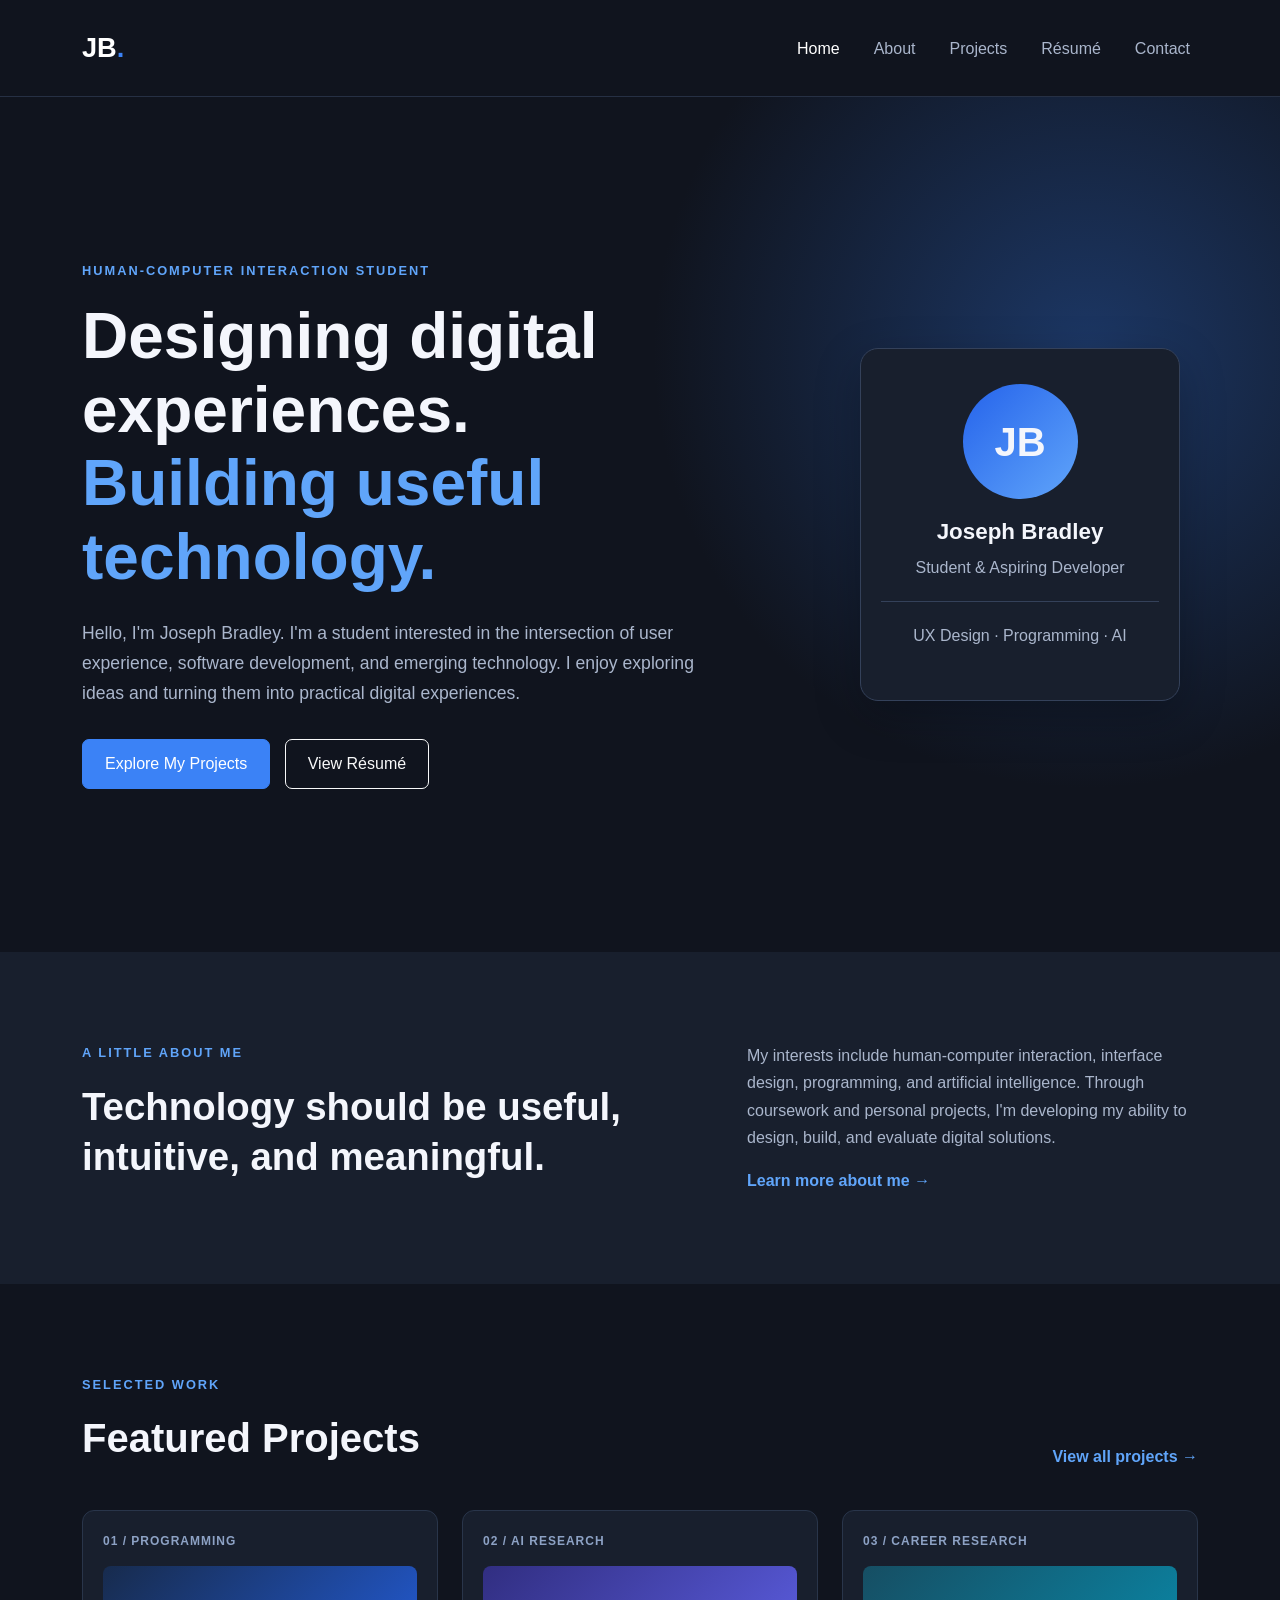
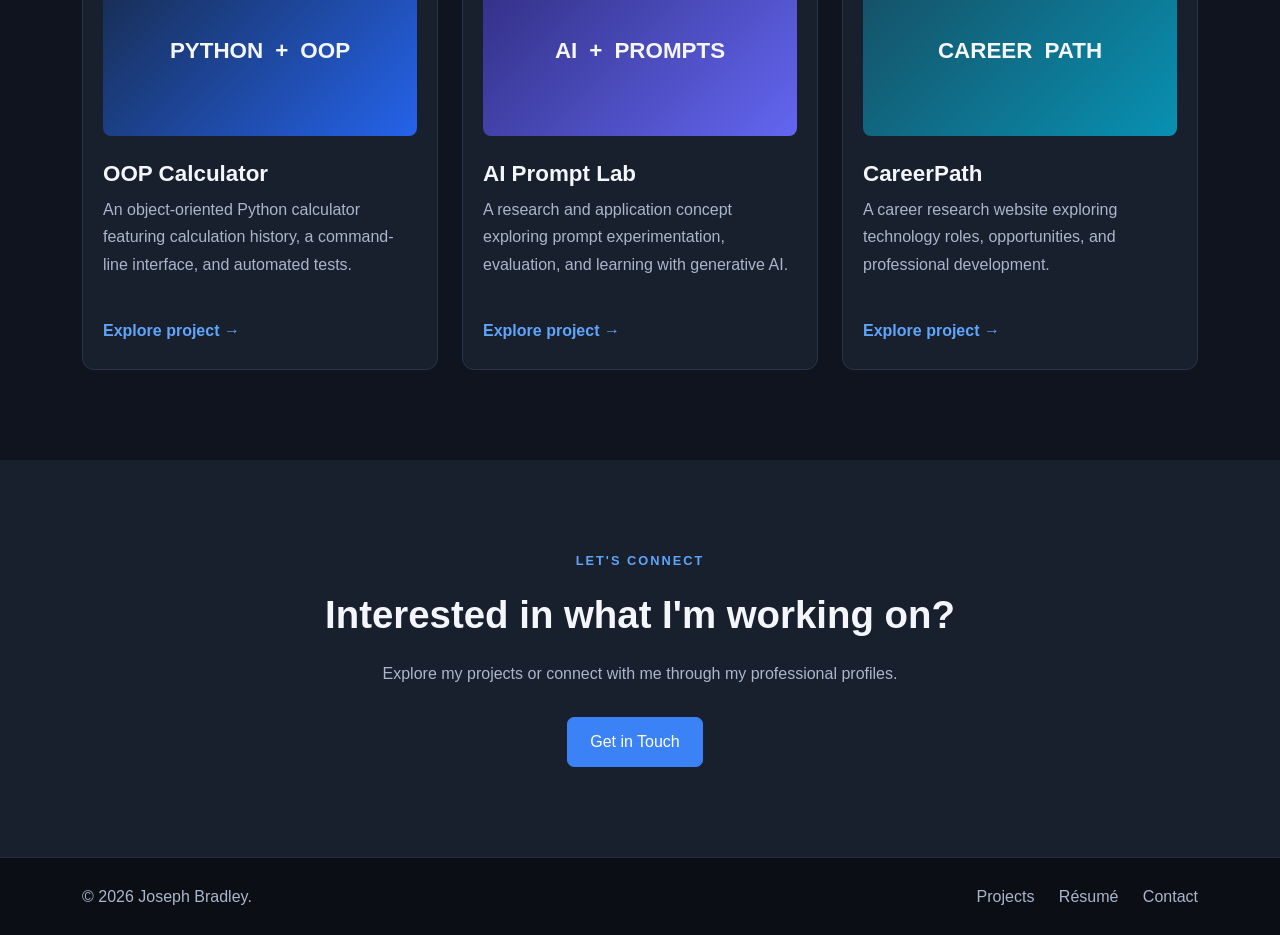
<file: index.html>
<!DOCTYPE html>
<html lang="en">
<head>
    <meta charset="UTF-8">
    <meta name="viewport" content="width=device-width, initial-scale=1.0">
    <meta name="description" content="Joseph Bradley's personal portfolio showcasing projects in human-computer interaction, software development, and UX design.">

    <title>Joseph Bradley | Portfolio</title>

    <!-- Bootstrap CSS -->
    <link href="https://cdn.jsdelivr.net/npm/bootstrap@5.3.3/dist/css/bootstrap.min.css" rel="stylesheet">

    <!-- Custom CSS -->
    <link rel="stylesheet" href="css/style.css">
</head>

<body>

    <!-- Navigation -->
    <nav class="navbar navbar-expand-lg navbar-dark">
        <div class="container">
            <a class="navbar-brand" href="index.html">JB<span>.</span></a>

            <button class="navbar-toggler" type="button"
                    data-bs-toggle="collapse"
                    data-bs-target="#navbarNav"
                    aria-controls="navbarNav"
                    aria-expanded="false"
                    aria-label="Toggle navigation">
                <span class="navbar-toggler-icon"></span>
            </button>

            <div class="collapse navbar-collapse" id="navbarNav">
                <ul class="navbar-nav ms-auto">
                    <li class="nav-item">
                        <a class="nav-link active" href="index.html">Home</a>
                    </li>
                    <li class="nav-item">
                        <a class="nav-link" href="about.html">About</a>
                    </li>
                    <li class="nav-item">
                        <a class="nav-link" href="projects.html">Projects</a>
                    </li>
                    <li class="nav-item">
                        <a class="nav-link" href="resume.html">Résumé</a>
                    </li>
                    <li class="nav-item">
                        <a class="nav-link" href="contact.html">Contact</a>
                    </li>
                </ul>
            </div>
        </div>
    </nav>

    <!-- Hero Section -->
    <header class="hero-section">
        <div class="container">
            <div class="row align-items-center min-vh-75">

                <div class="col-lg-8">
                    <p class="eyebrow">HUMAN-COMPUTER INTERACTION STUDENT</p>

                    <h1>
                        Designing digital experiences.
                        <span>Building useful technology.</span>
                    </h1>

                    <p class="hero-description">
                        Hello, I'm Joseph Bradley. I'm a student interested
                        in the intersection of user experience, software
                        development, and emerging technology.
                        I enjoy exploring ideas and turning them into
                        practical digital experiences.
                    </p>

                    <div class="hero-buttons">
                        <a href="projects.html" class="btn btn-primary">
                            Explore My Projects
                        </a>

                        <a href="resume.html" class="btn btn-outline-light">
                            View Résumé
                        </a>
                    </div>
                </div>

                <div class="col-lg-4 text-center mt-5 mt-lg-0">
                    <div class="hero-card">
                        <div class="profile-placeholder">JB</div>
                        <h2>Joseph Bradley</h2>
                        <p>Student &amp; Aspiring Developer</p>
                        <div class="profile-line"></div>
                        <p class="profile-interests">
                            UX Design · Programming · AI
                        </p>
                    </div>
                </div>

            </div>
        </div>
    </header>

    <!-- Introduction -->
    <section class="intro-section section-padding">
        <div class="container">
            <div class="row">
                <div class="col-lg-7">
                    <p class="eyebrow">A LITTLE ABOUT ME</p>
                    <h2>Technology should be useful, intuitive, and meaningful.</h2>
                </div>

                <div class="col-lg-5">
                    <p>
                        My interests include human-computer interaction,
                        interface design, programming, and artificial
                        intelligence. Through coursework and personal
                        projects, I'm developing my ability to design,
                        build, and evaluate digital solutions.
                    </p>

                    <a href="about.html" class="text-link">
                        Learn more about me →
                    </a>
                </div>
            </div>
        </div>
    </section>

    <!-- Featured Projects -->
    <section class="projects-section section-padding">
        <div class="container">

            <div class="section-heading">
                <div>
                    <p class="eyebrow">SELECTED WORK</p>
                    <h2>Featured Projects</h2>
                </div>

                <a href="projects.html" class="text-link">
                    View all projects →
                </a>
            </div>

            <div class="row g-4">

                <!-- Project 1 -->
                <div class="col-md-4">
                    <div class="project-card">
                        <div class="project-number">01 / PROGRAMMING</div>
                        <div class="project-visual calculator-visual">
                            <span>PYTHON</span>
                            <span>+</span>
                            <span>OOP</span>
                        </div>
                        <div class="project-content">
                            <h3>OOP Calculator</h3>
                            <p>
                                An object-oriented Python calculator
                                featuring calculation history, a
                                command-line interface, and automated tests.
                            </p>
                            <a href="projects.html#calculator" class="text-link">
                                Explore project →
                            </a>
                        </div>
                    </div>
                </div>

                <!-- Project 2 -->
                <div class="col-md-4">
                    <div class="project-card">
                        <div class="project-number">02 / AI RESEARCH</div>
                        <div class="project-visual ai-visual">
                            <span>AI</span>
                            <span>+</span>
                            <span>PROMPTS</span>
                        </div>
                        <div class="project-content">
                            <h3>AI Prompt Lab</h3>
                            <p>
                                A research and application concept exploring
                                prompt experimentation, evaluation, and
                                learning with generative AI.
                            </p>
                            <a href="projects.html#prompt-lab" class="text-link">
                                Explore project →
                            </a>
                        </div>
                    </div>
                </div>

                <!-- Project 3 -->
                <div class="col-md-4">
                    <div class="project-card">
                        <div class="project-number">03 / CAREER RESEARCH</div>
                        <div class="project-visual career-visual">
                            <span>CAREER</span>
                            <span>PATH</span>
                        </div>
                        <div class="project-content">
                            <h3>CareerPath</h3>
                            <p>
                                A career research website exploring
                                technology roles, opportunities, and
                                professional development.
                            </p>
                            <a href="projects.html#careerpath" class="text-link">
                                Explore project →
                            </a>
                        </div>
                    </div>
                </div>

            </div>
        </div>
    </section>

    <!-- Contact Call to Action -->
    <section class="contact-section section-padding">
        <div class="container text-center">
            <p class="eyebrow">LET'S CONNECT</p>
            <h2>Interested in what I'm working on?</h2>
            <p>
                Explore my projects or connect with me through
                my professional profiles.
            </p>
            <a href="contact.html" class="btn btn-primary">
                Get in Touch
            </a>
        </div>
    </section>

    <!-- Footer -->
    <footer class="footer">
        <div class="container">
            <div class="row align-items-center">
                <div class="col-md-6">
                    <p>© 2026 Joseph Bradley.</p>
                </div>

                <div class="col-md-6 text-md-end">
                    <a href="projects.html">Projects</a>
                    <a href="resume.html">Résumé</a>
                    <a href="contact.html">Contact</a>
                </div>
            </div>
        </div>
    </footer>

    <!-- Bootstrap JavaScript -->
    <script src="https://cdn.jsdelivr.net/npm/bootstrap@5.3.3/dist/js/bootstrap.bundle.min.js"></script>

    <!-- Custom JavaScript -->
    <script src="js/script.js"></script>

</body>
</html>
</file>
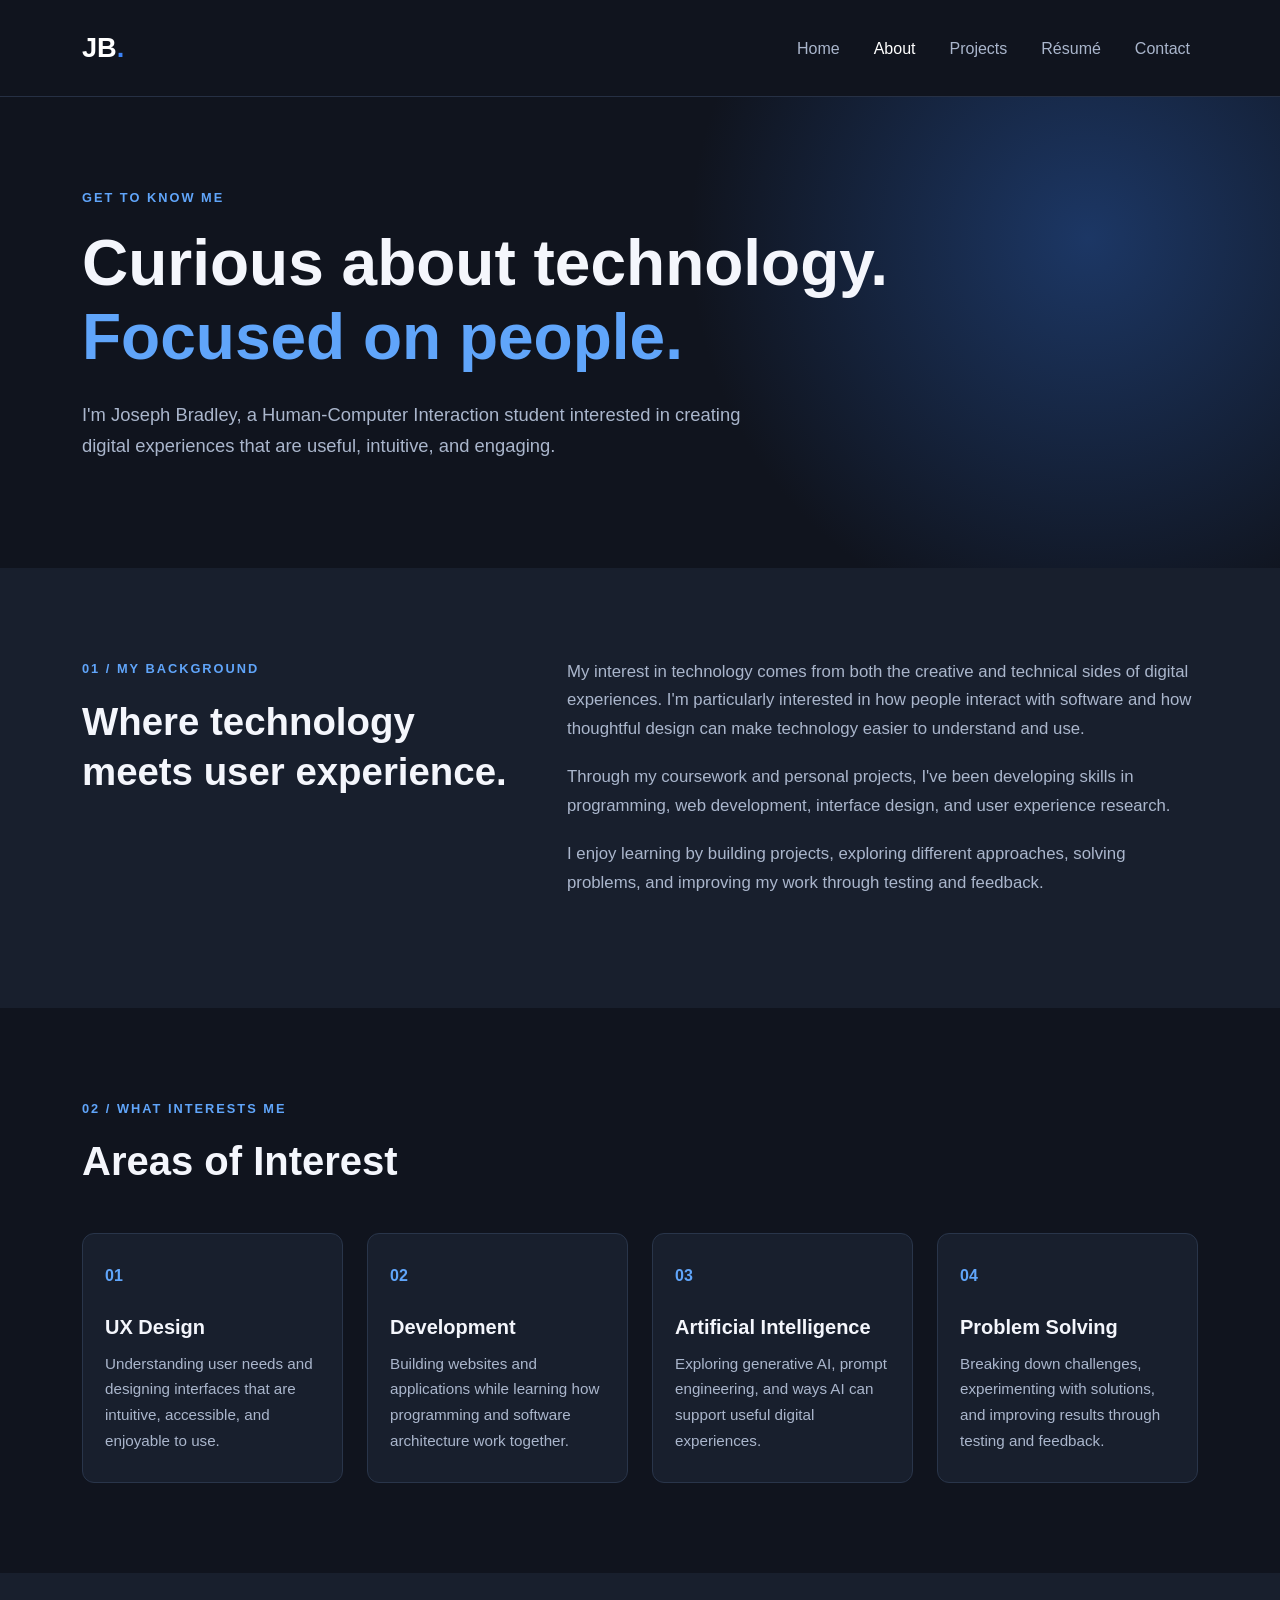
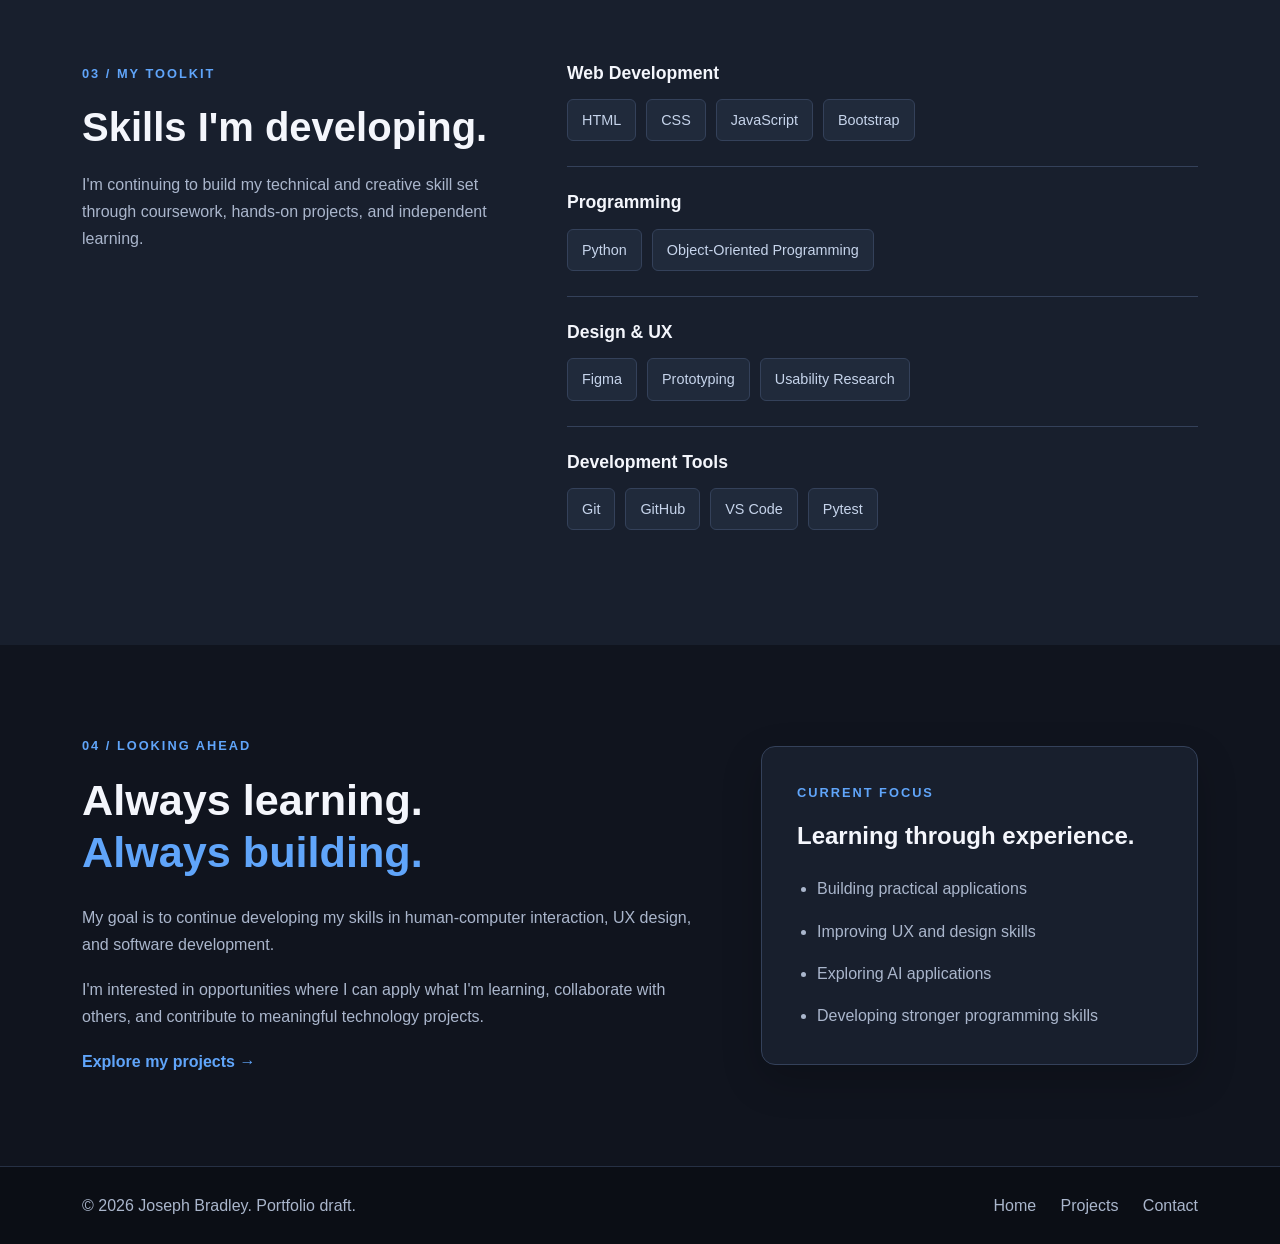
<file: about.html>
<!DOCTYPE html>
<html lang="en">
<head>
    <meta charset="UTF-8">
    <meta name="viewport" content="width=device-width, initial-scale=1.0">
    <meta name="description" content="Learn more about Joseph Bradley, a Human-Computer Interaction student interested in UX design and software development.">

    <title>About Me | Joseph Bradley</title>

    <!-- Bootstrap CSS -->
    <link href="https://cdn.jsdelivr.net/npm/bootstrap@5.3.3/dist/css/bootstrap.min.css" rel="stylesheet">

    <!-- Custom CSS -->
    <link rel="stylesheet" href="css/style.css">
</head>

<body>

    <!-- Navigation -->
    <nav class="navbar navbar-expand-lg navbar-dark">
        <div class="container">
            <a class="navbar-brand" href="index.html">JB<span>.</span></a>

            <button class="navbar-toggler" type="button"
                    data-bs-toggle="collapse"
                    data-bs-target="#navbarNav"
                    aria-controls="navbarNav"
                    aria-expanded="false"
                    aria-label="Toggle navigation">
                <span class="navbar-toggler-icon"></span>
            </button>

            <div class="collapse navbar-collapse" id="navbarNav">
                <ul class="navbar-nav ms-auto">
                    <li class="nav-item">
                        <a class="nav-link" href="index.html">Home</a>
                    </li>
                    <li class="nav-item">
                        <a class="nav-link active" href="about.html">About</a>
                    </li>
                    <li class="nav-item">
                        <a class="nav-link" href="projects.html">Projects</a>
                    </li>
                    <li class="nav-item">
                        <a class="nav-link" href="resume.html">Résumé</a>
                    </li>
                    <li class="nav-item">
                        <a class="nav-link" href="contact.html">Contact</a>
                    </li>
                </ul>
            </div>
        </div>
    </nav>

    <!-- About Hero -->
    <header class="about-hero section-padding">
        <div class="container">
            <p class="eyebrow">GET TO KNOW ME</p>

            <h1>Curious about technology.
                <span>Focused on people.</span>
            </h1>

            <p class="about-hero-text">
                I'm Joseph Bradley, a Human-Computer Interaction student
                interested in creating digital experiences that are
                useful, intuitive, and engaging.
            </p>
        </div>
    </header>

    <!-- Background -->
    <section class="about-background section-padding">
        <div class="container">
            <div class="row g-5">

                <div class="col-lg-5">
                    <p class="eyebrow">01 / MY BACKGROUND</p>
                    <h2>Where technology meets user experience.</h2>
                </div>

                <div class="col-lg-7">
                    <p>
                        My interest in technology comes from both the
                        creative and technical sides of digital experiences.
                        I'm particularly interested in how people interact
                        with software and how thoughtful design can make
                        technology easier to understand and use.
                    </p>

                    <p>
                        Through my coursework and personal projects, I've
                        been developing skills in programming, web
                        development, interface design, and user experience
                        research.
                    </p>

                    <p>
                        I enjoy learning by building projects, exploring
                        different approaches, solving problems, and
                        improving my work through testing and feedback.
                    </p>
                </div>

            </div>
        </div>
    </section>

    <!-- Areas of Interest -->
    <section class="interests-section section-padding">
        <div class="container">

            <div class="section-heading">
                <div>
                    <p class="eyebrow">02 / WHAT INTERESTS ME</p>
                    <h2>Areas of Interest</h2>
                </div>
            </div>

            <div class="row g-4">

                <div class="col-md-6 col-lg-3">
                    <div class="interest-card">
                        <div class="interest-icon">01</div>
                        <h3>UX Design</h3>
                        <p>
                            Understanding user needs and designing
                            interfaces that are intuitive, accessible,
                            and enjoyable to use.
                        </p>
                    </div>
                </div>

                <div class="col-md-6 col-lg-3">
                    <div class="interest-card">
                        <div class="interest-icon">02</div>
                        <h3>Development</h3>
                        <p>
                            Building websites and applications while
                            learning how programming and software
                            architecture work together.
                        </p>
                    </div>
                </div>

                <div class="col-md-6 col-lg-3">
                    <div class="interest-card">
                        <div class="interest-icon">03</div>
                        <h3>Artificial Intelligence</h3>
                        <p>
                            Exploring generative AI, prompt engineering,
                            and ways AI can support useful digital
                            experiences.
                        </p>
                    </div>
                </div>

                <div class="col-md-6 col-lg-3">
                    <div class="interest-card">
                        <div class="interest-icon">04</div>
                        <h3>Problem Solving</h3>
                        <p>
                            Breaking down challenges, experimenting
                            with solutions, and improving results
                            through testing and feedback.
                        </p>
                    </div>
                </div>

            </div>
        </div>
    </section>

    <!-- Skills and Tools -->
    <section class="skills-section section-padding">
        <div class="container">

            <div class="row g-5">

                <div class="col-lg-5">
                    <p class="eyebrow">03 / MY TOOLKIT</p>
                    <h2>Skills I'm developing.</h2>

                    <p class="skills-intro">
                        I'm continuing to build my technical and
                        creative skill set through coursework,
                        hands-on projects, and independent learning.
                    </p>
                </div>

                <div class="col-lg-7">

                    <div class="skill-group">
                        <h3>Web Development</h3>
                        <div class="skill-tags">
                            <span>HTML</span>
                            <span>CSS</span>
                            <span>JavaScript</span>
                            <span>Bootstrap</span>
                        </div>
                    </div>

                    <div class="skill-group">
                        <h3>Programming</h3>
                        <div class="skill-tags">
                            <span>Python</span>
                            <span>Object-Oriented Programming</span>
                        </div>
                    </div>

                    <div class="skill-group">
                        <h3>Design & UX</h3>
                        <div class="skill-tags">
                            <span>Figma</span>
                            <span>Prototyping</span>
                            <span>Usability Research</span>
                        </div>
                    </div>

                    <div class="skill-group">
                        <h3>Development Tools</h3>
                        <div class="skill-tags">
                            <span>Git</span>
                            <span>GitHub</span>
                            <span>VS Code</span>
                            <span>Pytest</span>
                        </div>
                    </div>

                </div>
            </div>
        </div>
    </section>

    <!-- Goals -->
    <section class="goals-section section-padding">
        <div class="container">
            <div class="row align-items-center g-5">

                <div class="col-lg-7">
                    <p class="eyebrow">04 / LOOKING AHEAD</p>

                    <h2>Always learning.
                        <span>Always building.</span>
                    </h2>

                    <p>
                        My goal is to continue developing my skills
                        in human-computer interaction, UX design,
                        and software development.
                    </p>

                    <p>
                        I'm interested in opportunities where I can
                        apply what I'm learning, collaborate with
                        others, and contribute to meaningful
                        technology projects.
                    </p>

                    <a href="projects.html" class="text-link">
                        Explore my projects →
                    </a>
                </div>

                <div class="col-lg-5">
                    <div class="goals-card">
                        <p class="eyebrow">CURRENT FOCUS</p>
                        <h3>Learning through experience.</h3>

                        <ul>
                            <li>Building practical applications</li>
                            <li>Improving UX and design skills</li>
                            <li>Exploring AI applications</li>
                            <li>Developing stronger programming skills</li>
                        </ul>
                    </div>
                </div>

            </div>
        </div>
    </section>

    <!-- Footer -->
    <footer class="footer">
        <div class="container">
            <div class="row align-items-center">
                <div class="col-md-6">
                    <p>© 2026 Joseph Bradley. Portfolio draft.</p>
                </div>

                <div class="col-md-6 text-md-end">
                    <a href="index.html">Home</a>
                    <a href="projects.html">Projects</a>
                    <a href="contact.html">Contact</a>
                </div>
            </div>
        </div>
    </footer>

    <!-- Bootstrap JavaScript -->
    <script src="https://cdn.jsdelivr.net/npm/bootstrap@5.3.3/dist/js/bootstrap.bundle.min.js"></script>

    <script src="js/script.js"></script>

</body>
</html>
</file>
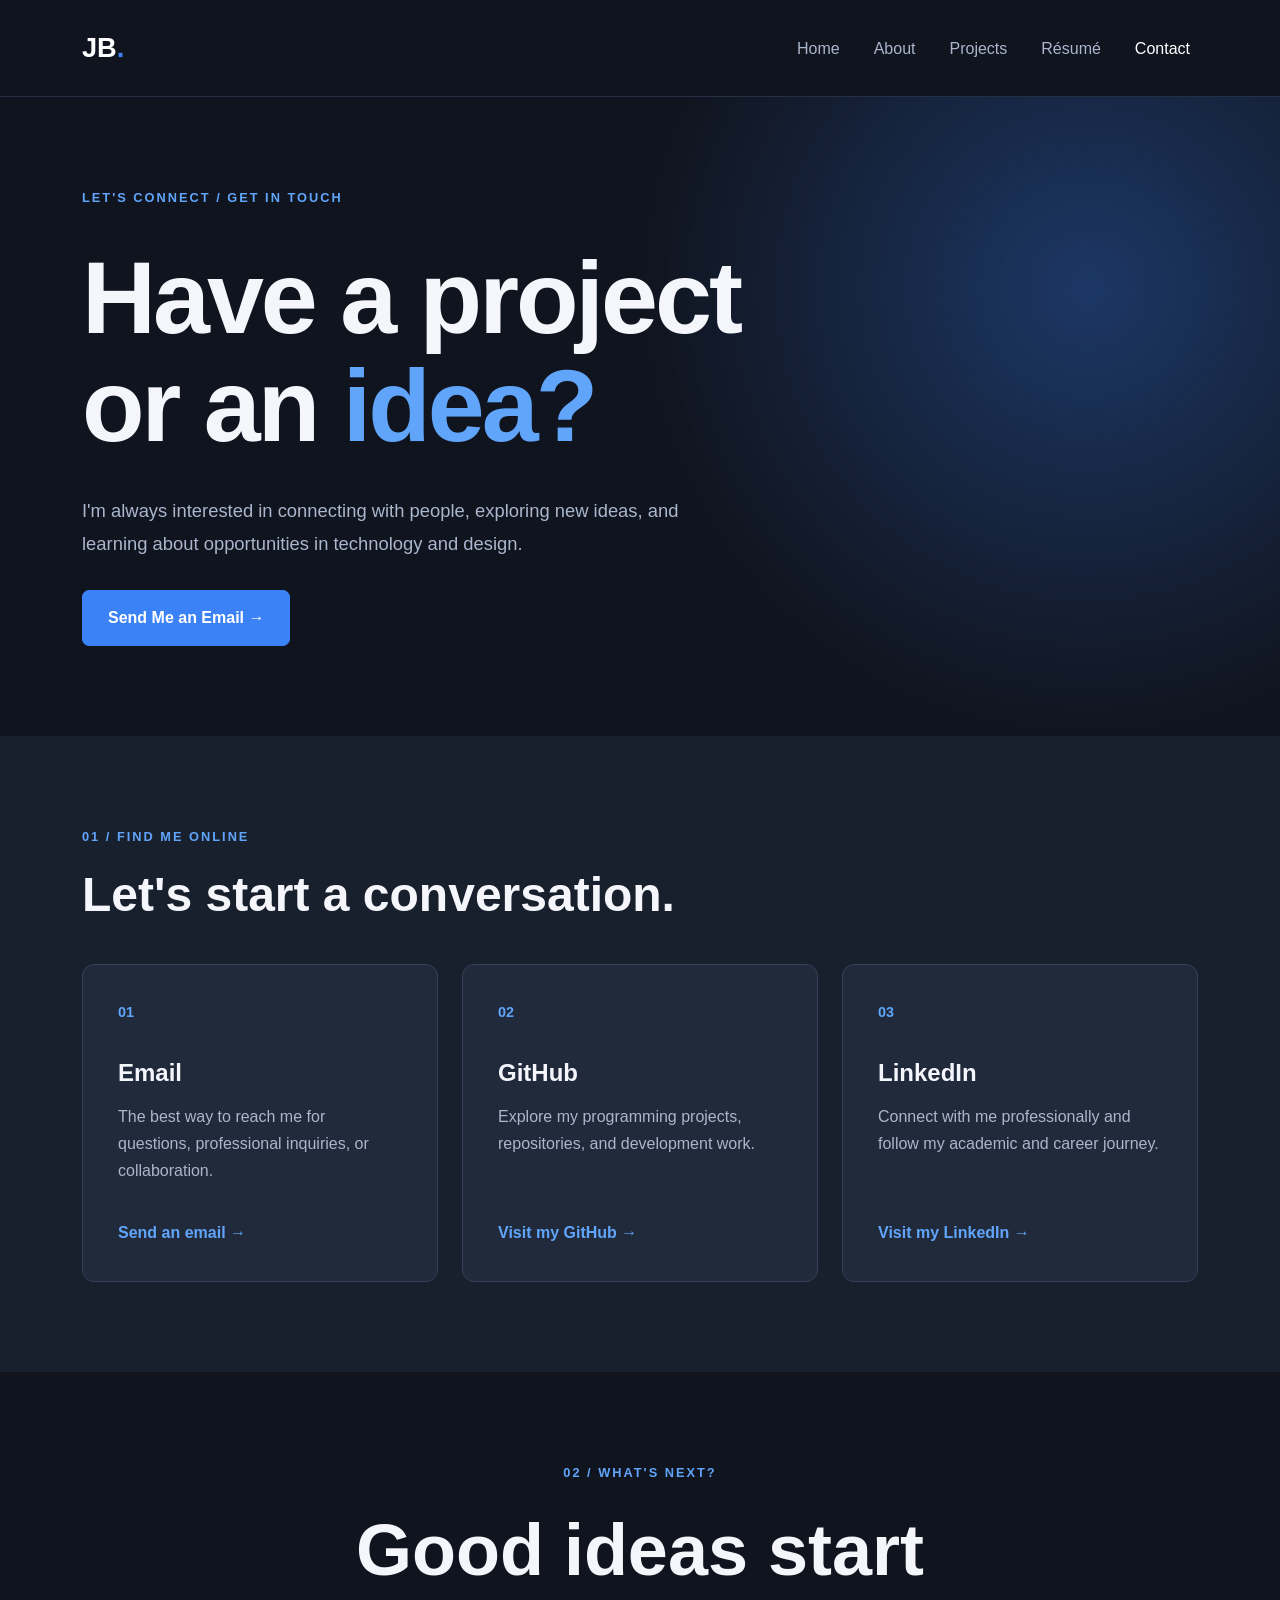
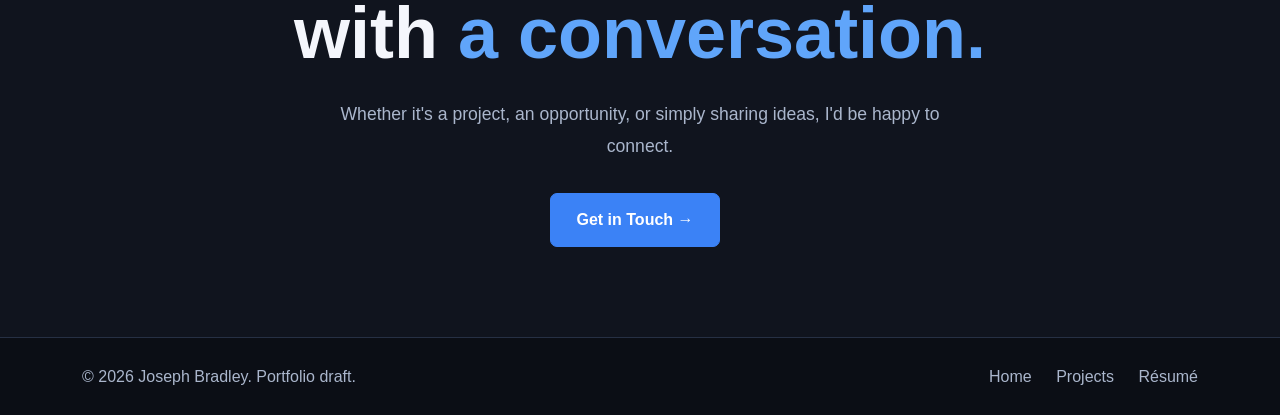
<file: contact.html>
<!DOCTYPE html>
<html lang="en">
<head> 
    <meta charset="UTF-8">
    <meta name="viewport" content="width=device-width, initial-scale=1.0">
    <meta name="description" content="Contact Joseph Bradley about projects, collaboration, and professional opportunities.">

    <title>Contact | Joseph Bradley</title>

    <link href="https://cdn.jsdelivr.net/npm/bootstrap@5.3.3/dist/css/bootstrap.min.css" rel="stylesheet">
    <link rel="stylesheet" href="css/style.css">
</head>

<body>

    <!-- Navigation -->
    <nav class="navbar navbar-expand-lg navbar-dark">
        <div class="container">
            <a class="navbar-brand" href="index.html">JB<span>.</span></a>

            <button class="navbar-toggler" type="button"
                    data-bs-toggle="collapse"
                    data-bs-target="#navbarNav"
                    aria-controls="navbarNav"
                    aria-expanded="false"
                    aria-label="Toggle navigation">
                <span class="navbar-toggler-icon"></span>
            </button>

            <div class="collapse navbar-collapse" id="navbarNav">
                <ul class="navbar-nav ms-auto">
                    <li class="nav-item">
                        <a class="nav-link" href="index.html">Home</a>
                    </li>
                    <li class="nav-item">
                        <a class="nav-link" href="about.html">About</a>
                    </li>
                    <li class="nav-item">
                        <a class="nav-link" href="projects.html">Projects</a>
                    </li>
                    <li class="nav-item">
                        <a class="nav-link" href="resume.html">Résumé</a>
                    </li>
                    <li class="nav-item">
                        <a class="nav-link active" href="contact.html" aria-current="page">Contact</a>
                    </li>
                </ul>
            </div>
        </div>
    </nav>

    <main>

        <!-- Hero -->
        <header class="contact-hero section-padding">
            <div class="container">
                <p class="eyebrow">LET'S CONNECT / GET IN TOUCH</p>

                <h1>
                    Have a project<br>
                    or an <span>idea?</span>
                </h1>

                <p class="contact-intro">
                    I'm always interested in connecting with people,
                    exploring new ideas, and learning about opportunities
                    in technology and design.
                </p>

                <a href="mailto:jmb262@njit.edu"
                   class="btn btn-primary contact-main-button">
                    Send Me an Email →
                </a>
            </div>
        </header>

        <!-- Contact Options -->
        <section class="contact-options section-padding">
            <div class="container">

                <p class="eyebrow">01 / FIND ME ONLINE</p>
                <h2>Let's start a conversation.</h2>

                <div class="row g-4 mt-3">

                    <!-- Email -->
                    <div class="col-md-4">
                        <div class="contact-card">
                            <span class="contact-number">01</span>
                            <h3>Email</h3>
                            <p>
                                The best way to reach me for questions,
                                professional inquiries, or collaboration.
                            </p>
                            <a href="mailto:jmb262@njit.edu">
                                Send an email →
                            </a>
                        </div>
                    </div>

                    <!-- GitHub -->
                    <div class="col-md-4">
                        <div class="contact-card">
                            <span class="contact-number">02</span>
                            <h3>GitHub</h3>
                            <p>
                                Explore my programming projects,
                                repositories, and development work.
                            </p>
                            <a href="https://github.com/jmb26243"
                               target="_blank"
                               rel="noopener noreferrer">
                                Visit my GitHub →
                            </a>
                        </div>
                    </div>

                    <!-- LinkedIn -->
                    <div class="col-md-4">
                        <div class="contact-card">
                            <span class="contact-number">03</span>
                            <h3>LinkedIn</h3>
                            <p>
                                Connect with me professionally and
                                follow my academic and career journey.
                            </p>
                            <a href="https://www.linkedin.com/in/joseph-bradley-1a185544a/"
                               target="_blank"
                               rel="noopener noreferrer">
                                Visit my LinkedIn →
                            </a>
                        </div>
                    </div>

                </div>
            </div>
        </section>

        <!-- Closing -->
        <section class="contact-closing section-padding">
            <div class="container text-center">
                <p class="eyebrow">02 / WHAT'S NEXT?</p>

                <h2>
                    Good ideas start<br>
                    with <span>a conversation.</span>
                </h2>

                <p>
                    Whether it's a project, an opportunity,
                    or simply sharing ideas, I'd be happy to connect.
                </p>

                <a href="mailto:jmb262@njit.edu"
                   class="btn btn-primary">
                    Get in Touch →
                </a>
            </div>
        </section>

    </main>

    <!-- Footer -->
    <footer class="footer">
        <div class="container">
            <div class="row align-items-center">
                <div class="col-md-6">
                    <p>© 2026 Joseph Bradley. Portfolio draft.</p>
                </div>

                <div class="col-md-6 text-md-end">
                    <a href="index.html">Home</a>
                    <a href="projects.html">Projects</a>
                    <a href="resume.html">Résumé</a>
                </div>
            </div>
        </div>
    </footer>

    <script src="https://cdn.jsdelivr.net/npm/bootstrap@5.3.3/dist/js/bootstrap.bundle.min.js"></script>
    <script src="js/script.js"></script>
</body>
</html>
</file>
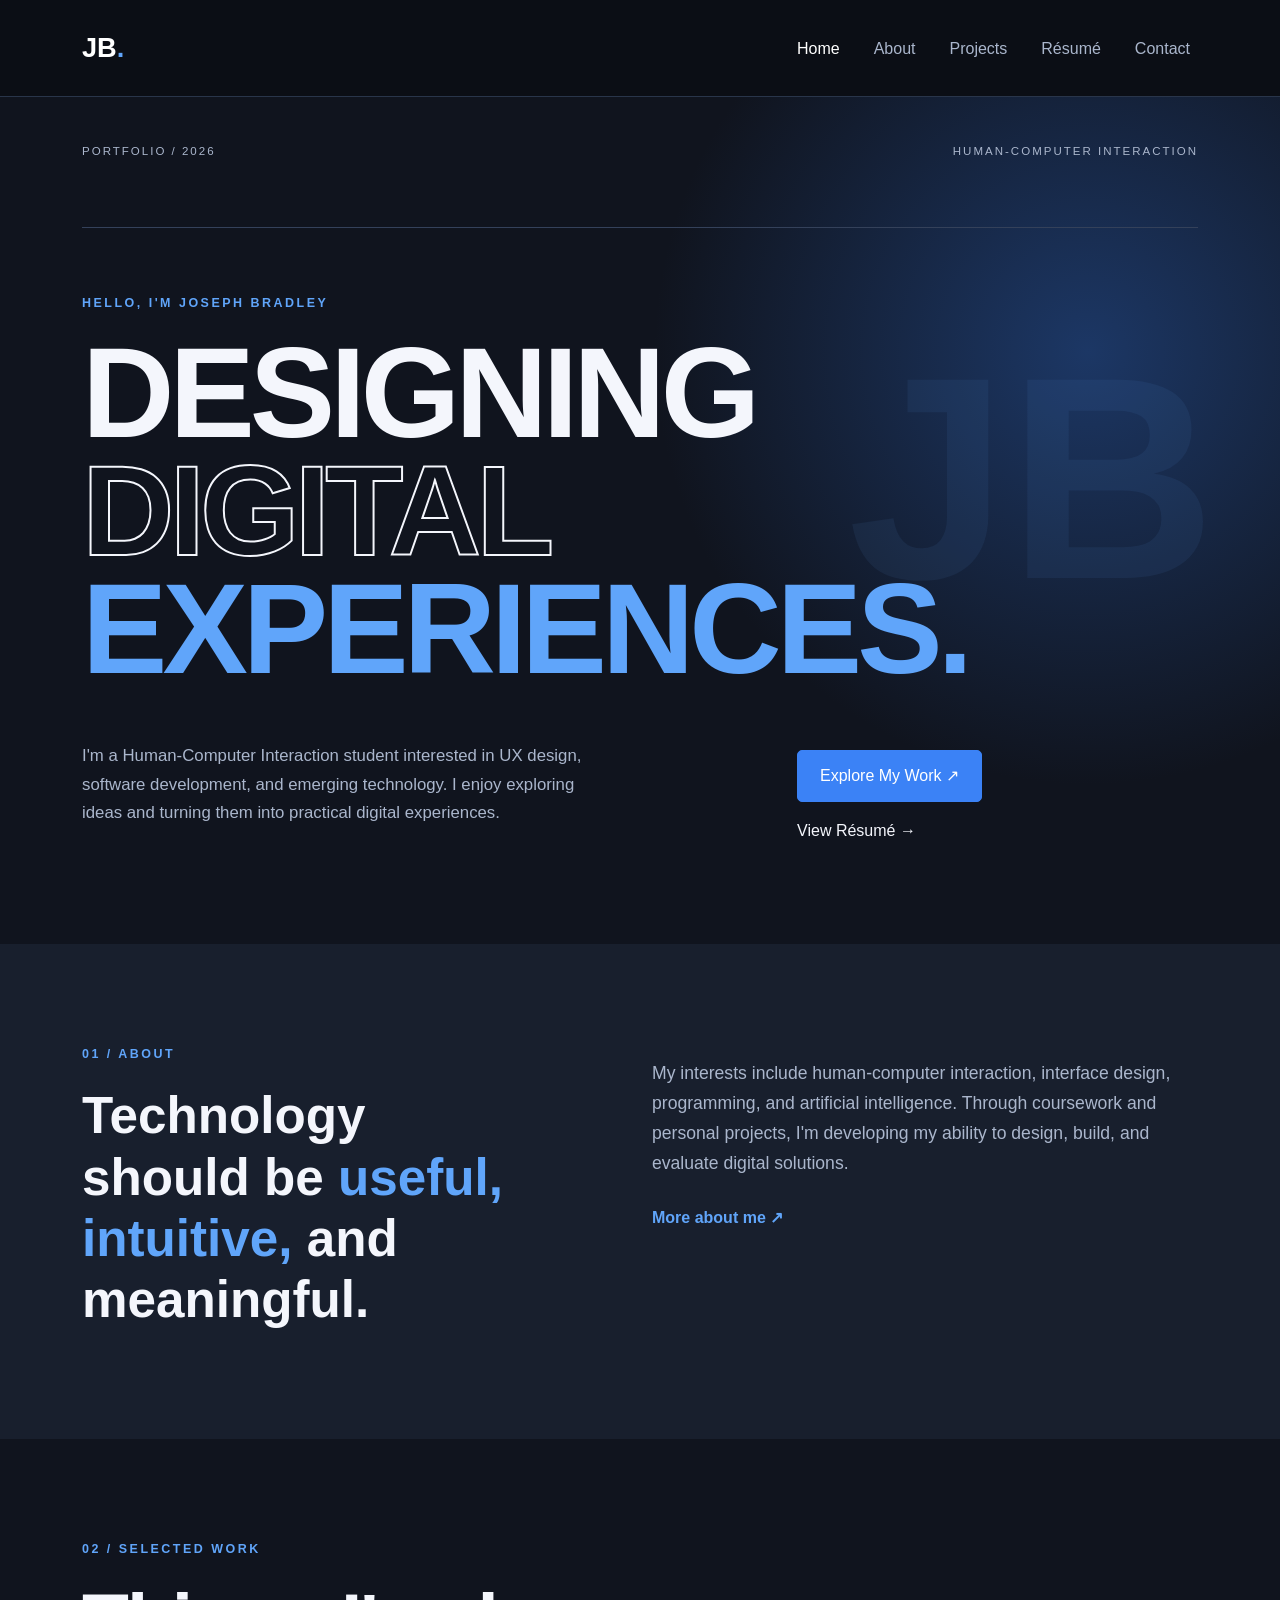
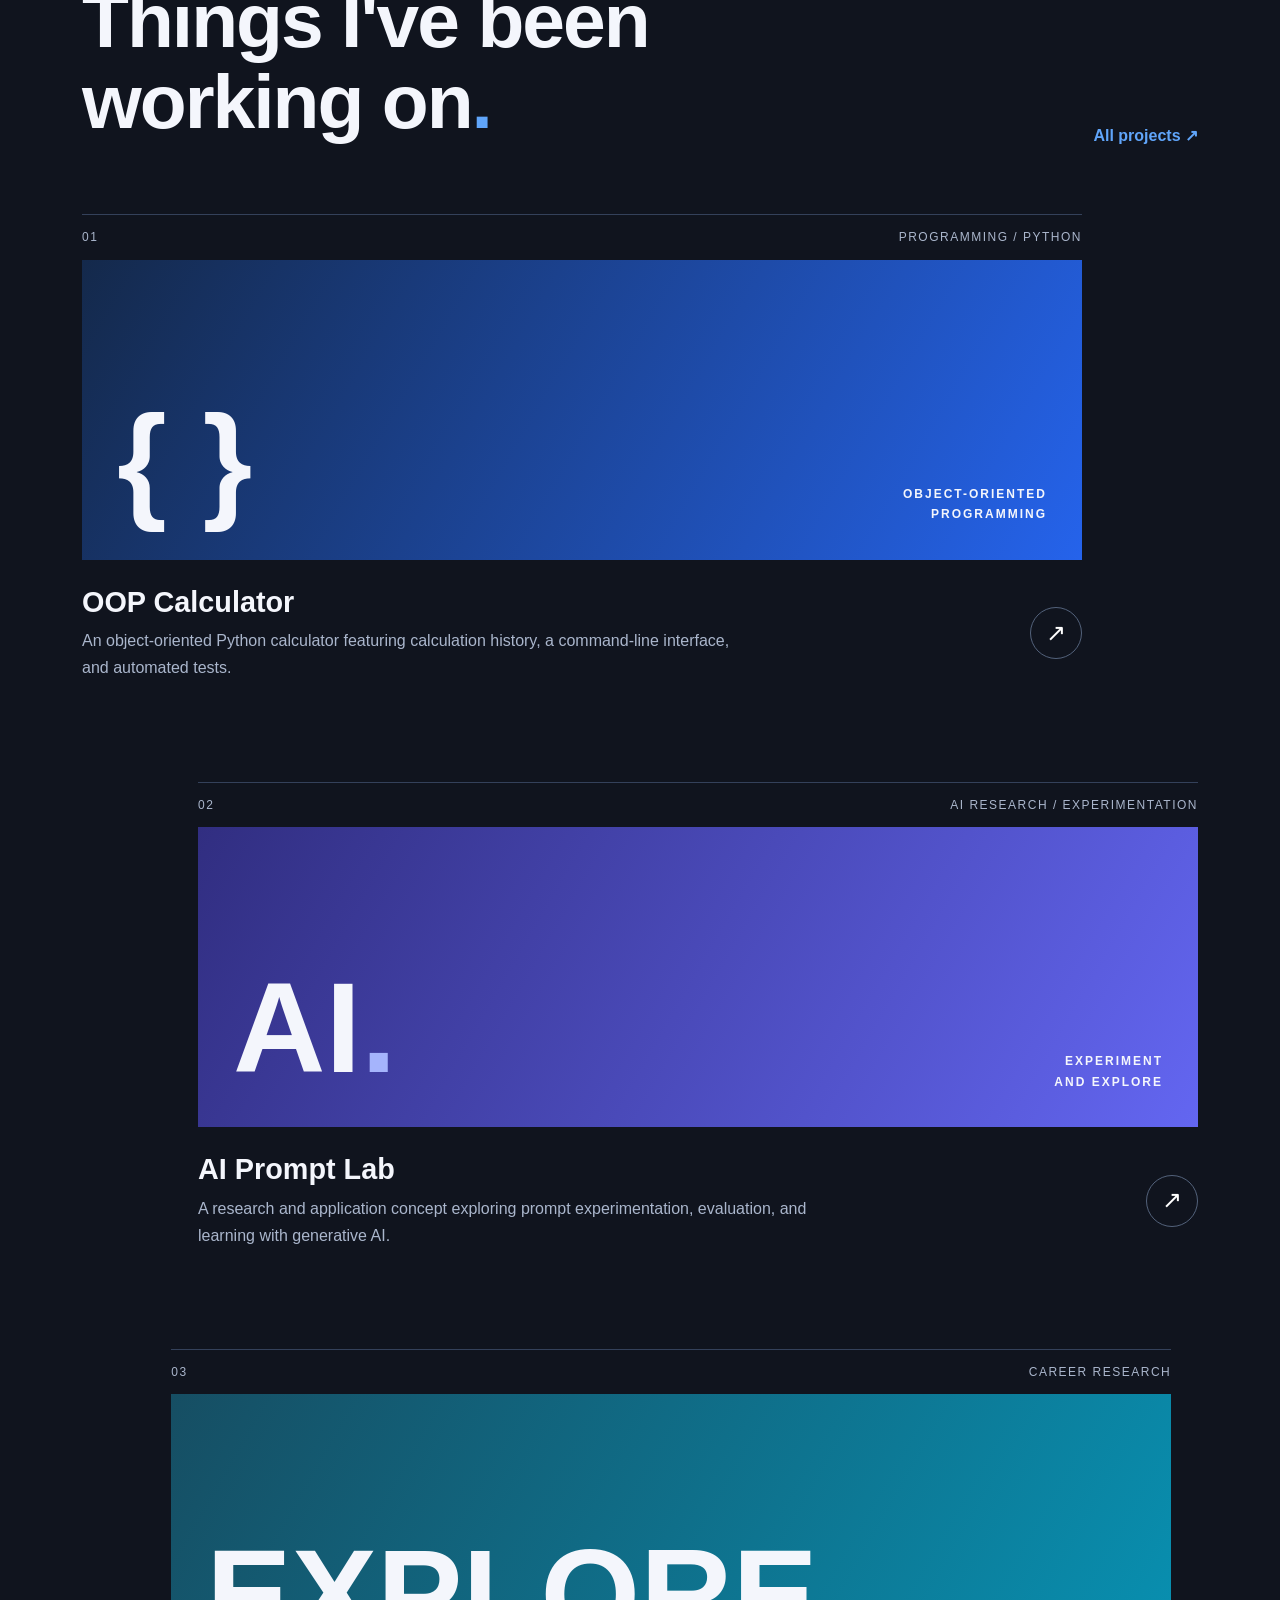
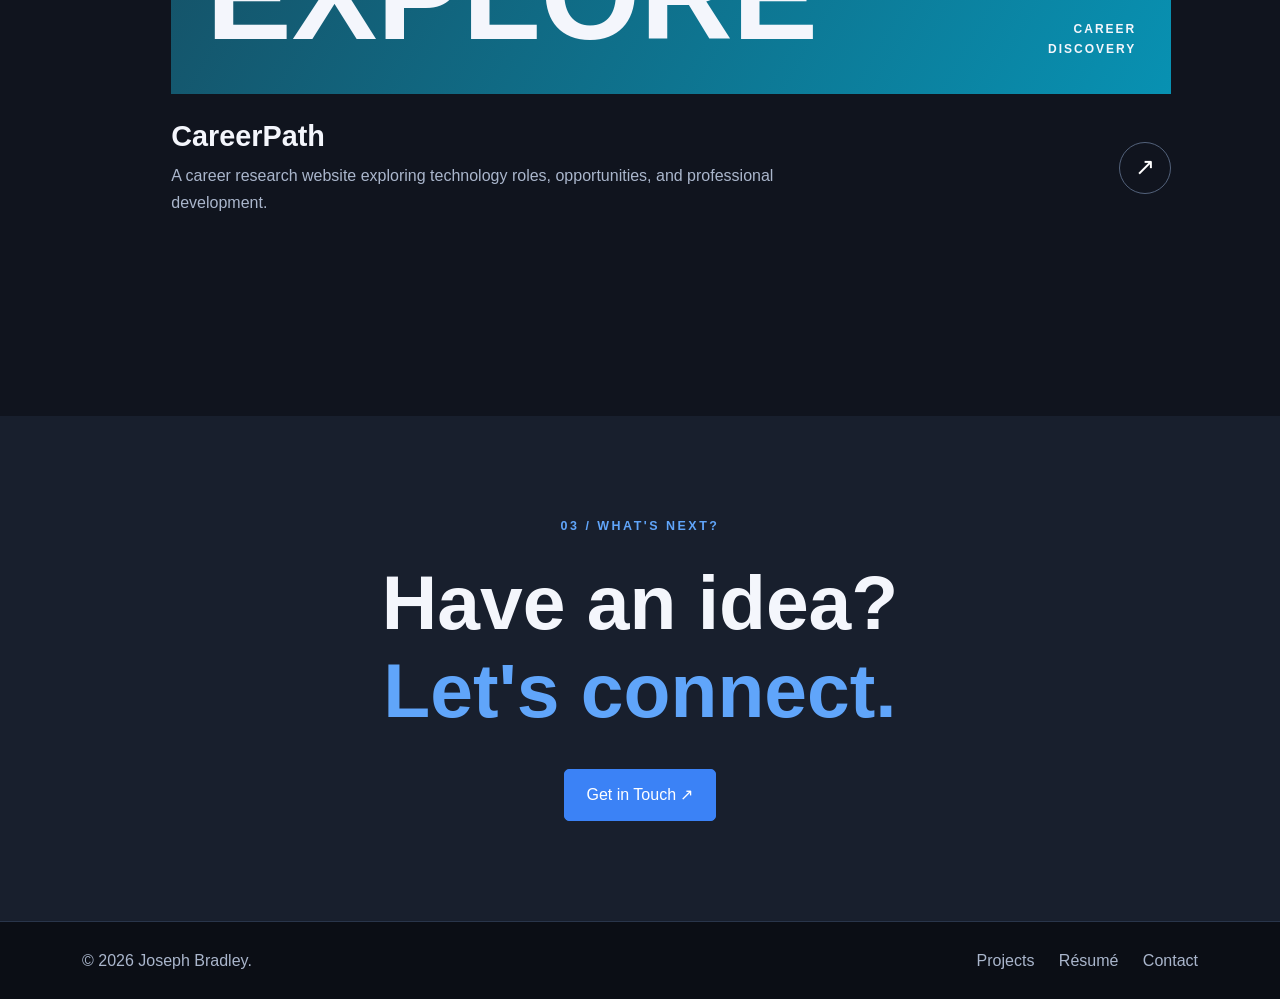
<file: index-option-b.html>
<!DOCTYPE html>
<html lang="en">
<head>
    <meta charset="UTF-8">
    <meta name="viewport" content="width=device-width, initial-scale=1.0">
    <meta name="description" content="Joseph Bradley's creative developer portfolio.">

    <title>Joseph Bradley | Creative Portfolio</title>

    <link href="https://cdn.jsdelivr.net/npm/bootstrap@5.3.3/dist/css/bootstrap.min.css" rel="stylesheet">
    <link rel="stylesheet" href="css/option-b.css">
</head>

<body>

    <!-- Navigation -->
    <nav class="navbar navbar-expand-lg navbar-dark">
        <div class="container">
            <a class="navbar-brand" href="index-option-b.html">JB<span>.</span></a>

            <button class="navbar-toggler" type="button"
                    data-bs-toggle="collapse"
                    data-bs-target="#navbarNav"
                    aria-controls="navbarNav"
                    aria-expanded="false"
                    aria-label="Toggle navigation">
                <span class="navbar-toggler-icon"></span>
            </button>

            <div class="collapse navbar-collapse" id="navbarNav">
                <ul class="navbar-nav ms-auto">
                    <li class="nav-item">
                        <a class="nav-link active" href="index-option-b.html">Home</a>
                    </li>
                    <li class="nav-item">
                        <a class="nav-link" href="about.html">About</a>
                    </li>
                    <li class="nav-item">
                        <a class="nav-link" href="projects.html">Projects</a>
                    </li>
                    <li class="nav-item">
                        <a class="nav-link" href="resume.html">Résumé</a>
                    </li>
                    <li class="nav-item">
                        <a class="nav-link" href="contact.html">Contact</a>
                    </li>
                </ul>
            </div>
        </div>
    </nav>

    <!-- Creative Hero -->
    <header class="creative-hero">
        <div class="container">

            <div class="hero-topline">
                <span>PORTFOLIO / 2026</span>
                <span>HUMAN-COMPUTER INTERACTION</span>
            </div>

            <p class="eyebrow">HELLO, I'M JOSEPH BRADLEY</p>

            <h1>
                DESIGNING
                <span class="outline-text">DIGITAL</span>
                <span class="blue-text">EXPERIENCES.</span>
            </h1>

            <div class="hero-bottom">
                <p>
                    I'm a Human-Computer Interaction student interested
                    in UX design, software development, and emerging
                    technology. I enjoy exploring ideas and turning
                    them into practical digital experiences.
                </p>

                <div class="hero-actions">
                    <a href="projects.html" class="btn btn-primary">
                        Explore My Work ↗
                    </a>

                    <a href="resume.html" class="secondary-link">
                        View Résumé →
                    </a>
                </div>
            </div>

            <div class="hero-decoration">JB</div>
        </div>
    </header>

    <!-- About Introduction -->
    <section class="creative-about section-padding">
        <div class="container">
            <div class="row align-items-start">
                <div class="col-lg-5">
                    <p class="eyebrow">01 / ABOUT</p>
                    <h2>
                        Technology should be
                        <span>useful, intuitive,</span>
                        and meaningful.
                    </h2>
                </div>

                <div class="col-lg-6 offset-lg-1">
                    <p class="about-copy">
                        My interests include human-computer interaction,
                        interface design, programming, and artificial
                        intelligence. Through coursework and personal
                        projects, I'm developing my ability to design,
                        build, and evaluate digital solutions.
                    </p>

                    <a href="about.html" class="text-link">
                        More about me ↗
                    </a>
                </div>
            </div>
        </div>
    </section>

    <!-- Projects -->
    <section class="creative-projects section-padding">
        <div class="container">

            <div class="projects-heading">
                <div>
                    <p class="eyebrow">02 / SELECTED WORK</p>
                    <h2>Things I've been<br>working on<span>.</span></h2>
                </div>

                <a href="projects.html" class="text-link">
                    All projects ↗
                </a>
            </div>

            <!-- Project One -->
            <article class="creative-project project-one" id="calculator">
                <div class="project-meta">
                    <span>01</span>
                    <span>PROGRAMMING / PYTHON</span>
                </div>

                <div class="project-art calculator-art">
                    <span class="art-symbol">{ }</span>
                    <span class="art-label">OBJECT-ORIENTED<br>PROGRAMMING</span>
                </div>

                <div class="project-details">
                    <div>
                        <h3>OOP Calculator</h3>
                        <p>
                            An object-oriented Python calculator featuring
                            calculation history, a command-line interface,
                            and automated tests.
                        </p>
                    </div>

                    <a href="projects.html#calculator" aria-label="Explore OOP Calculator project">↗</a>
                </div>
            </article>

            <!-- Project Two -->
            <article class="creative-project project-two" id="prompt-lab">
                <div class="project-meta">
                    <span>02</span>
                    <span>AI RESEARCH / EXPERIMENTATION</span>
                </div>

                <div class="project-art ai-art">
                    <span class="art-symbol">AI<span>.</span></span>
                    <span class="art-label">EXPERIMENT<br>AND EXPLORE</span>
                </div>

                <div class="project-details">
                    <div>
                        <h3>AI Prompt Lab</h3>
                        <p>
                            A research and application concept exploring
                            prompt experimentation, evaluation, and
                            learning with generative AI.
                        </p>
                    </div>

                    <a href="projects.html#prompt-lab" aria-label="Explore AI Prompt Lab project">↗</a>
                </div>
            </article>

            <!-- Project Three -->
            <article class="creative-project project-three" id="careerpath">
                <div class="project-meta">
                    <span>03</span>
                    <span>CAREER RESEARCH</span>
                </div>

                <div class="project-art career-art">
                    <span class="art-symbol">EXPLORE</span>
                    <span class="art-label">CAREER<br>DISCOVERY</span>
                </div>

                <div class="project-details">
                    <div>
                        <h3>CareerPath</h3>
                        <p>
                            A career research website exploring
                            technology roles, opportunities, and
                            professional development.
                        </p>
                    </div>

                    <a href="projects.html#careerpath" aria-label="Explore CareerPath project">↗</a>
                </div>
            </article>

        </div>
    </section>

    <!-- Contact -->
    <section class="creative-contact section-padding">
        <div class="container">
            <p class="eyebrow">03 / WHAT'S NEXT?</p>

            <h2>
                Have an idea?
                <span>Let's connect.</span>
            </h2>

            <a href="contact.html" class="btn btn-primary">
                Get in Touch ↗
            </a>
        </div>
    </section>

    <!-- Footer -->
    <footer class="footer">
        <div class="container">
            <div class="row align-items-center">
                <div class="col-md-6">
                    <p>© 2026 Joseph Bradley.</p>
                </div>

                <div class="col-md-6 text-md-end">
                    <a href="projects.html">Projects</a>
                    <a href="resume.html">Résumé</a>
                    <a href="contact.html">Contact</a>
                </div>
            </div>
        </div>
    </footer>

    <script src="https://cdn.jsdelivr.net/npm/bootstrap@5.3.3/dist/js/bootstrap.bundle.min.js"></script>

</body>
</html>
</file>
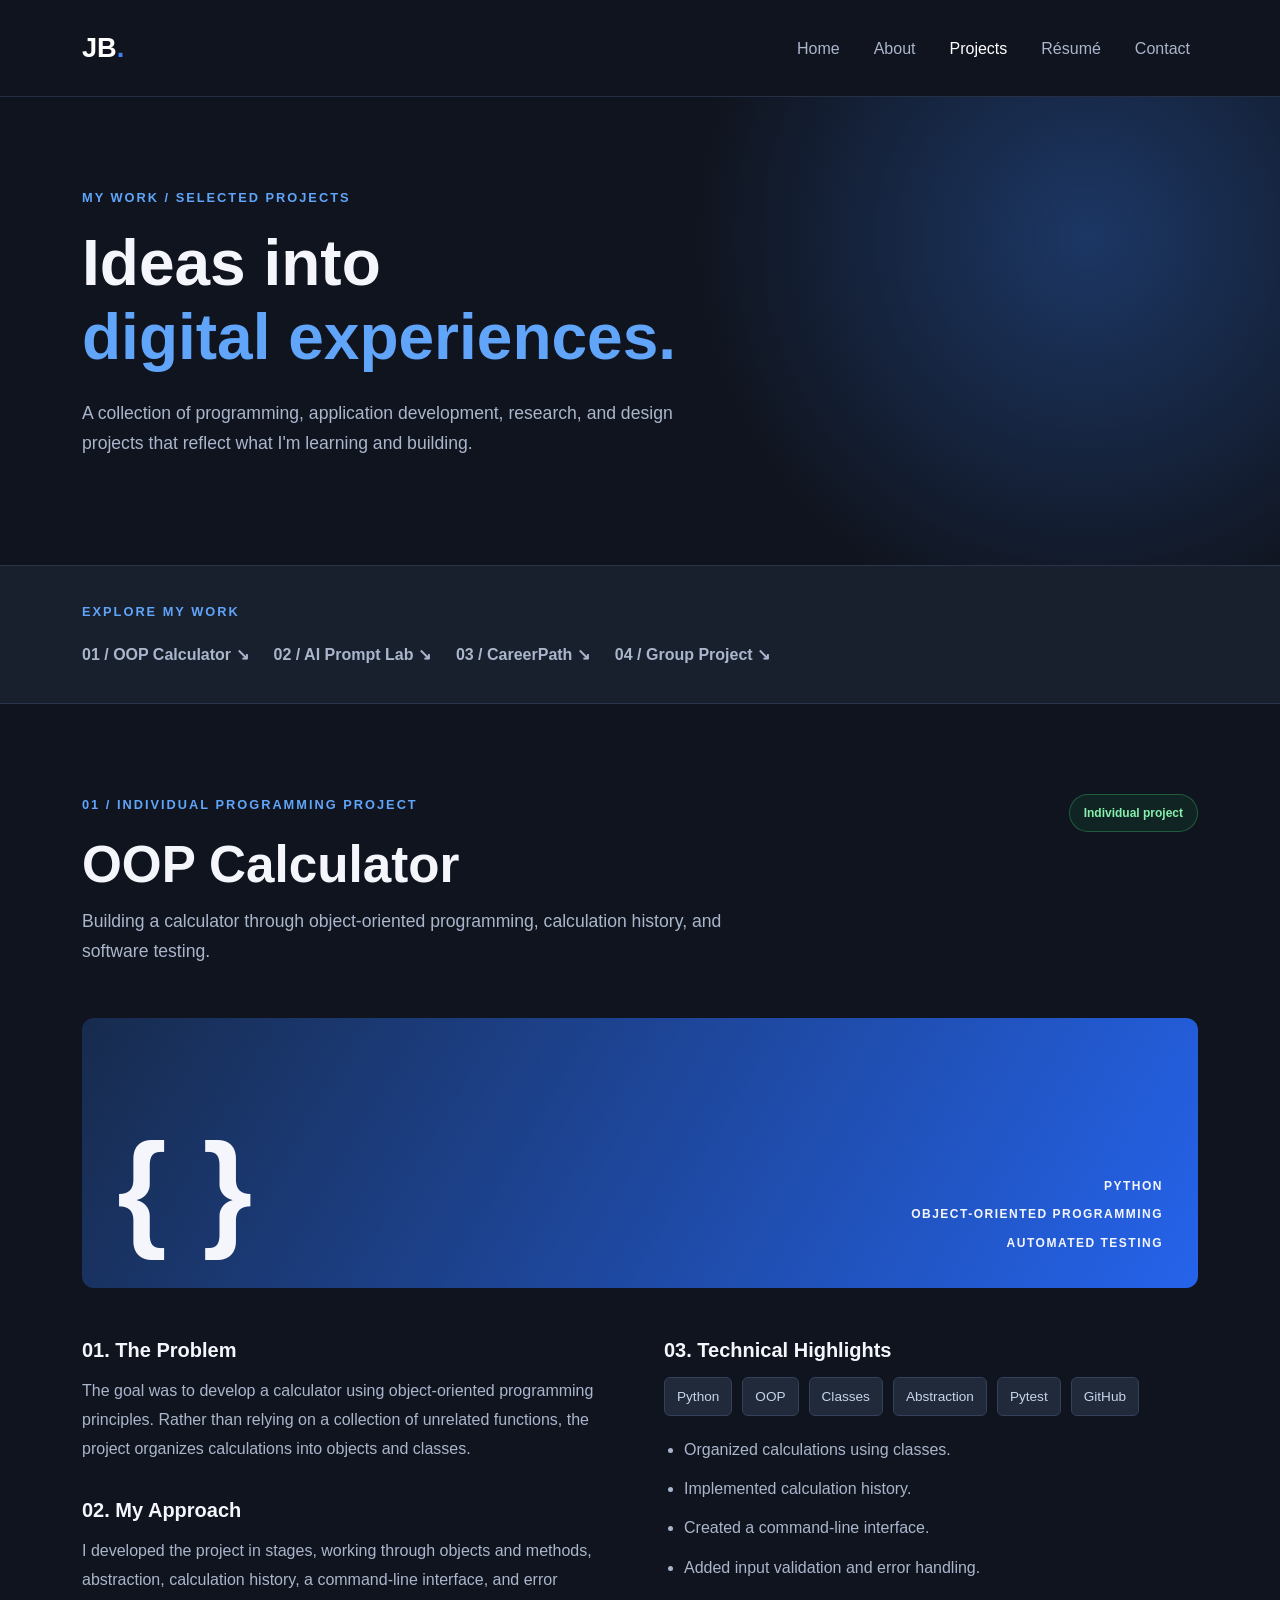
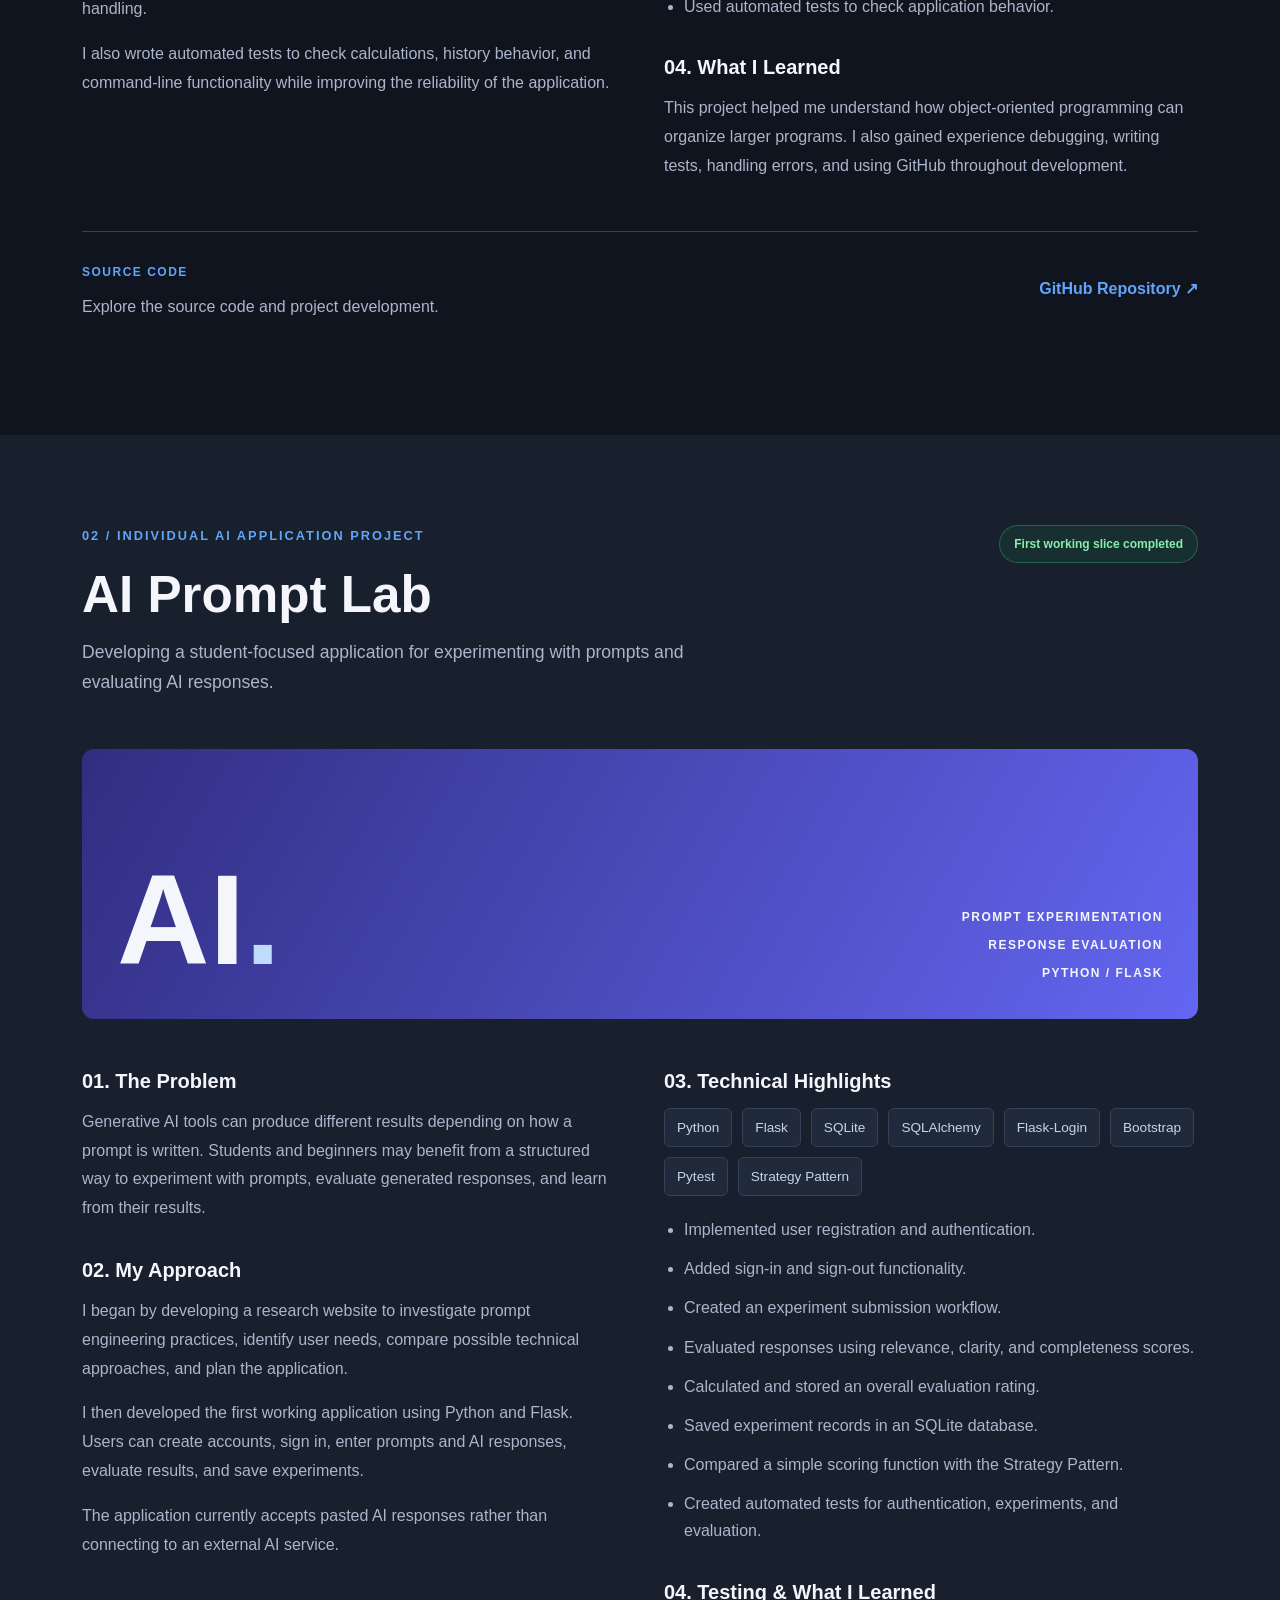
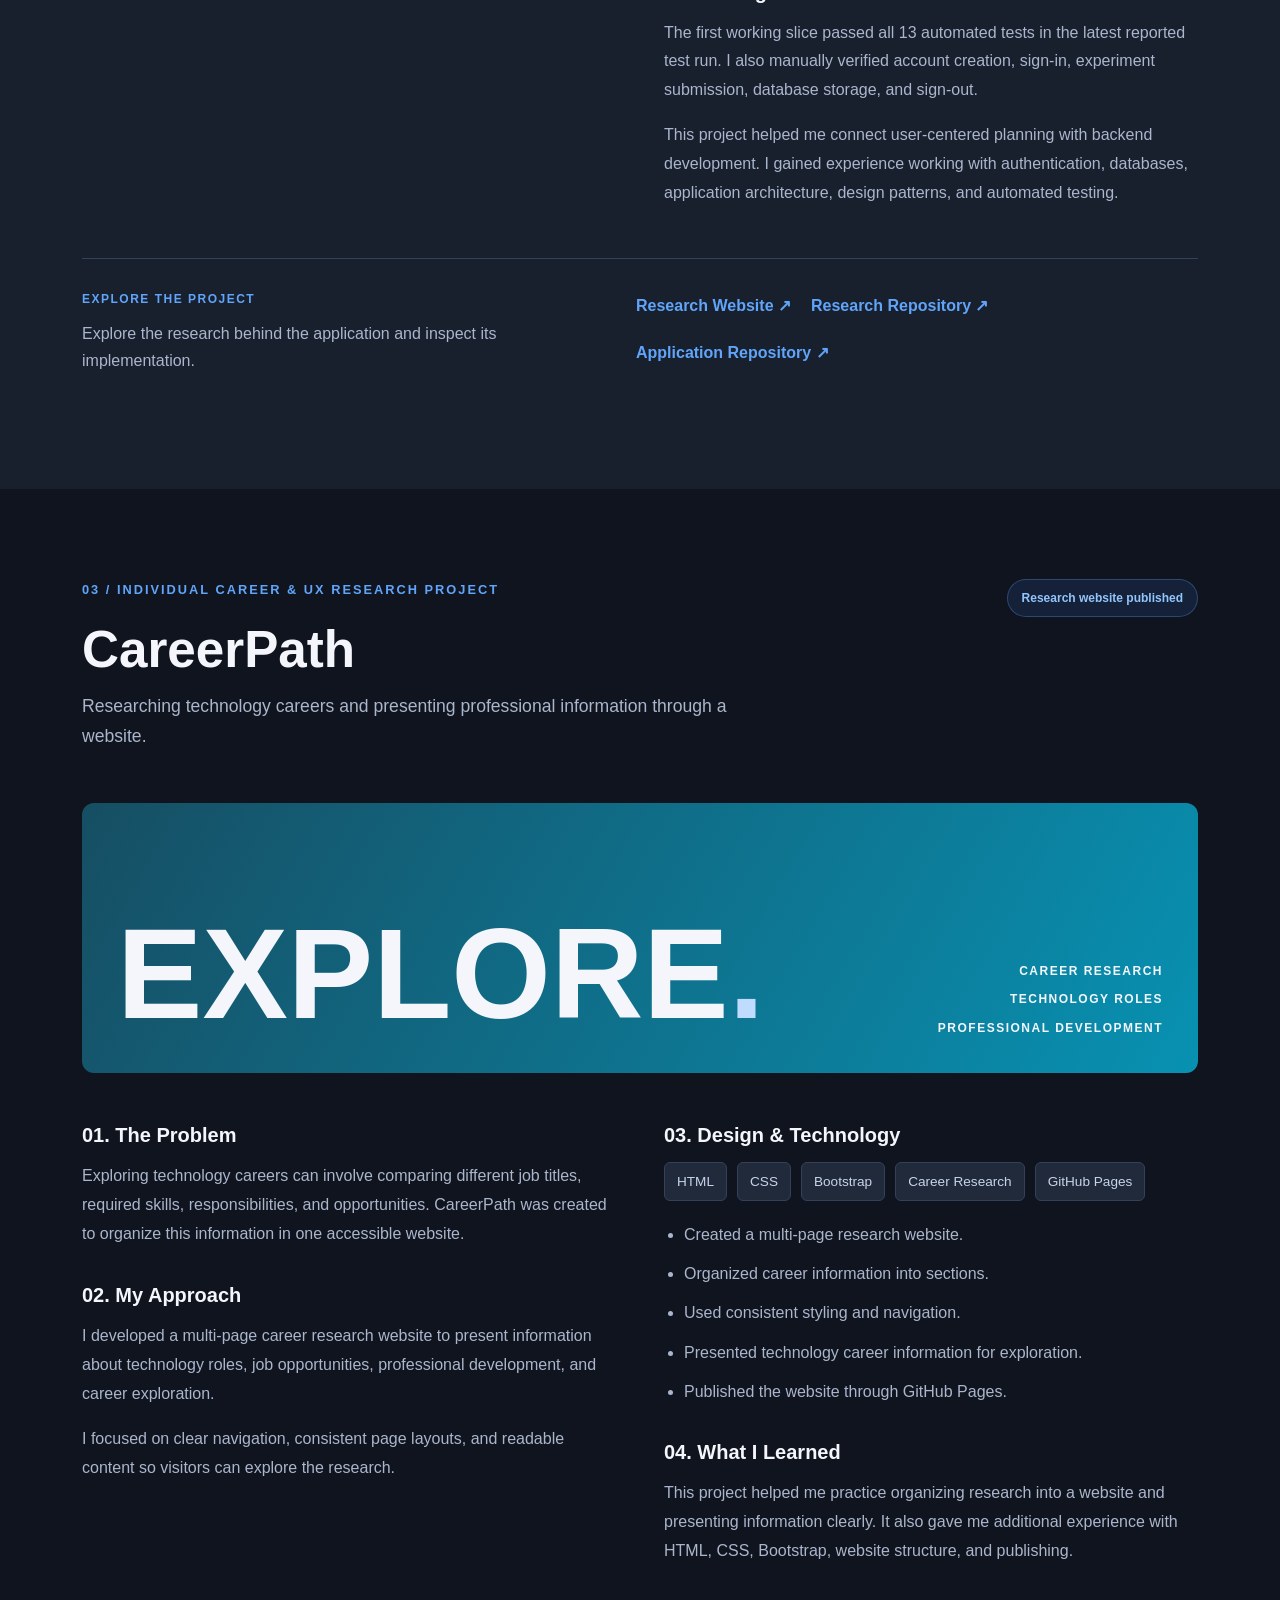
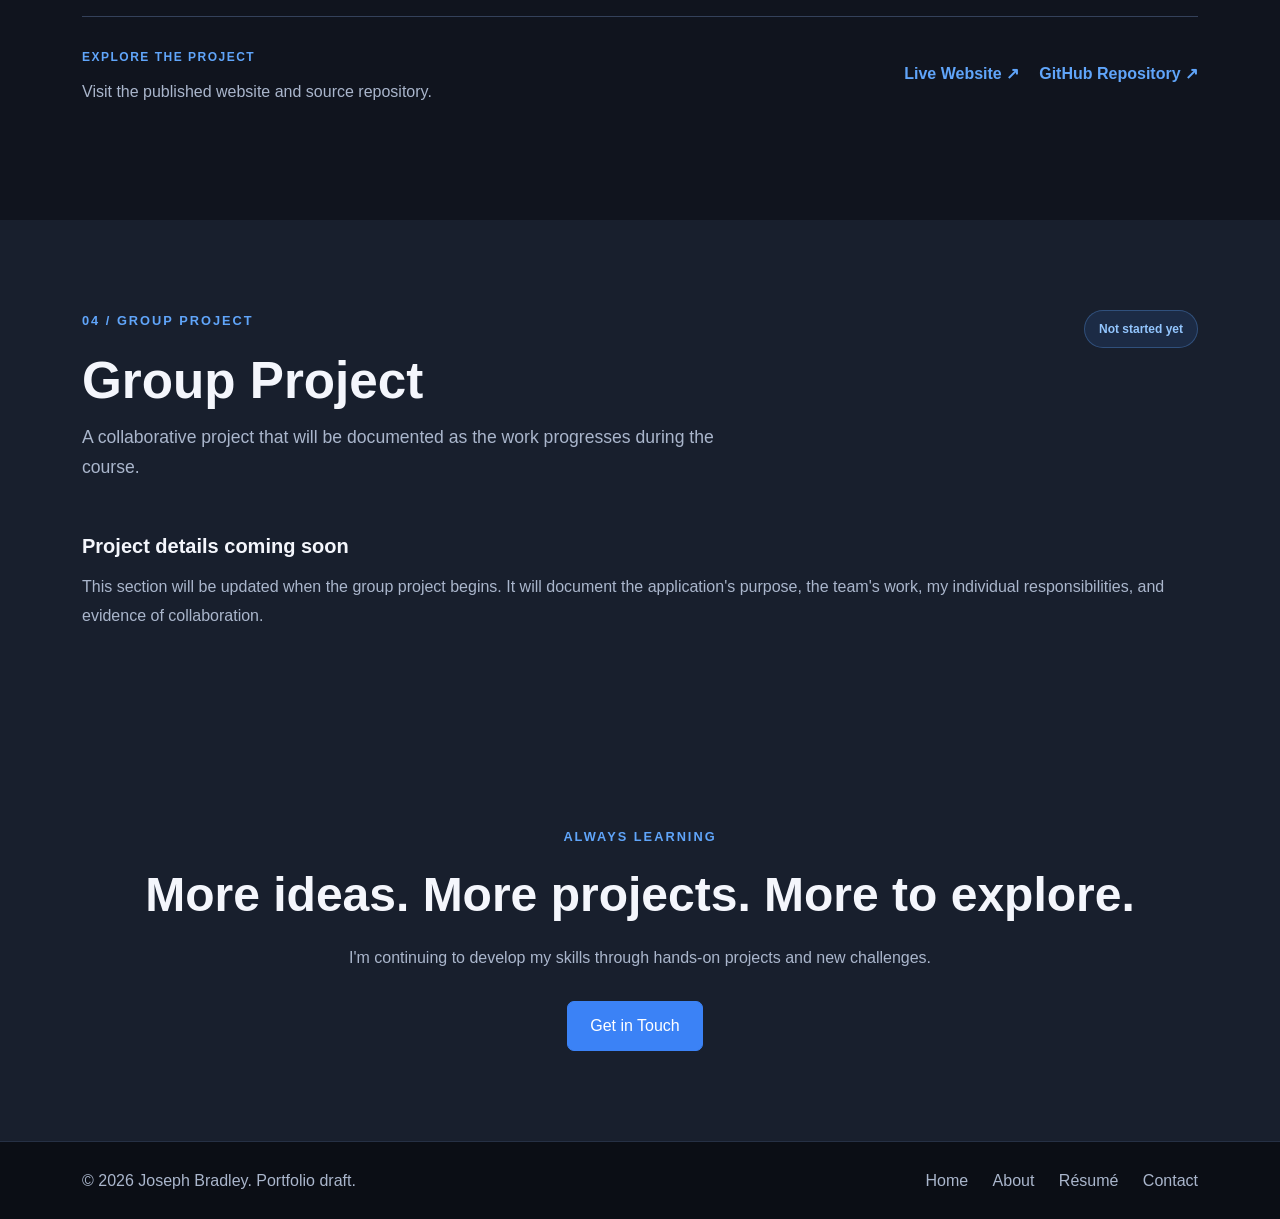
<file: projects.html>
<!DOCTYPE html> 
<html lang="en">
<head>
    <meta charset="UTF-8">
    <meta name="viewport" content="width=device-width, initial-scale=1.0">
    <meta name="description" content="Explore Joseph Bradley's programming, AI application development, UX, and career research projects.">

    <title>Projects | Joseph Bradley</title>

    <link href="https://cdn.jsdelivr.net/npm/bootstrap@5.3.3/dist/css/bootstrap.min.css" rel="stylesheet">
    <link rel="stylesheet" href="css/style.css">
</head>

<body>

    <!-- Navigation -->
    <nav class="navbar navbar-expand-lg navbar-dark">
        <div class="container">
            <a class="navbar-brand" href="index.html">JB<span>.</span></a>

            <button class="navbar-toggler" type="button"
                    data-bs-toggle="collapse"
                    data-bs-target="#navbarNav"
                    aria-controls="navbarNav"
                    aria-expanded="false"
                    aria-label="Toggle navigation">
                <span class="navbar-toggler-icon"></span>
            </button>

            <div class="collapse navbar-collapse" id="navbarNav">
                <ul class="navbar-nav ms-auto">
                    <li class="nav-item">
                        <a class="nav-link" href="index.html">Home</a>
                    </li>
                    <li class="nav-item">
                        <a class="nav-link" href="about.html">About</a>
                    </li>
                    <li class="nav-item">
                        <a class="nav-link active" href="projects.html" aria-current="page">Projects</a>
                    </li>
                    <li class="nav-item">
                        <a class="nav-link" href="resume.html">Résumé</a>
                    </li>
                    <li class="nav-item">
                        <a class="nav-link" href="contact.html">Contact</a>
                    </li>
                </ul>
            </div>
        </div>
    </nav>

    <!-- Projects Hero -->
    <header class="projects-hero section-padding">
        <div class="container">
            <p class="eyebrow">MY WORK / SELECTED PROJECTS</p>

            <h1>Ideas into
                <span>digital experiences.</span>
            </h1>

            <p class="projects-hero-text">
                A collection of programming, application development,
                research, and design projects that reflect what I'm
                learning and building.
            </p>
        </div>
    </header>

    <!-- Project Navigation -->
    <section class="project-index">
        <div class="container">
            <p class="eyebrow">EXPLORE MY WORK</p>

            <div class="project-index-links">
                <a href="#calculator">01 / OOP Calculator ↘</a>
                <a href="#prompt-lab">02 / AI Prompt Lab ↘</a>
                <a href="#careerpath">03 / CareerPath ↘</a>
                <a href="#group-project">04 / Group Project ↘</a>
            </div>
        </div>
    </section>

    <!-- Project 1: Python Calculator -->
    <section class="case-study section-padding" id="calculator">
        <div class="container">

            <div class="case-study-top">
                <div>
                    <p class="eyebrow">01 / INDIVIDUAL PROGRAMMING PROJECT</p>
                    <h2>OOP Calculator</h2>
                    <p class="case-study-subtitle">
                        Building a calculator through object-oriented
                        programming, calculation history, and software testing.
                    </p>
                </div>

                <span class="status-label status-complete">
                    Individual project
                </span>
            </div>

            <div class="case-study-visual calculator-case-visual">
                <span class="case-visual-main">{ }</span>
                <div>
                    <span>PYTHON</span>
                    <span>OBJECT-ORIENTED PROGRAMMING</span>
                    <span>AUTOMATED TESTING</span>
                </div>
            </div>

            <div class="row g-5 case-study-content">

                <div class="col-lg-6">
                    <div class="case-section">
                        <h3>01. The Problem</h3>
                        <p>
                            The goal was to develop a calculator using
                            object-oriented programming principles.
                            Rather than relying on a collection of
                            unrelated functions, the project organizes
                            calculations into objects and classes.
                        </p>
                    </div>

                    <div class="case-section">
                        <h3>02. My Approach</h3>
                        <p>
                            I developed the project in stages, working
                            through objects and methods, abstraction,
                            calculation history, a command-line
                            interface, and error handling.
                        </p>

                        <p>
                            I also wrote automated tests to check
                            calculations, history behavior, and command-line
                            functionality while improving the reliability
                            of the application.
                        </p>
                    </div>
                </div>

                <div class="col-lg-6">
                    <div class="case-section">
                        <h3>03. Technical Highlights</h3>

                        <div class="technology-list">
                            <span>Python</span>
                            <span>OOP</span>
                            <span>Classes</span>
                            <span>Abstraction</span>
                            <span>Pytest</span>
                            <span>GitHub</span>
                        </div>

                        <ul class="case-bullets">
                            <li>Organized calculations using classes.</li>
                            <li>Implemented calculation history.</li>
                            <li>Created a command-line interface.</li>
                            <li>Added input validation and error handling.</li>
                            <li>Used automated tests to check application behavior.</li>
                        </ul>
                    </div>

                    <div class="case-section">
                        <h3>04. What I Learned</h3>
                        <p>
                            This project helped me understand how
                            object-oriented programming can organize
                            larger programs. I also gained experience
                            debugging, writing tests, handling errors,
                            and using GitHub throughout development.
                        </p>
                    </div>
                </div>

            </div>

            <div class="case-study-links">
                <div>
                    <span class="case-link-label">SOURCE CODE</span>
                    <p>Explore the source code and project development.</p>
                </div>

                <div class="case-actions">
                    <a href="https://github.com/jmb26243/my-oop-calculator"
                       target="_blank" rel="noopener noreferrer">
                        GitHub Repository ↗
                    </a>
                </div>
            </div>

        </div>
    </section>

    <!-- Project 2: AI Prompt Lab -->
    <section class="case-study case-study-alt section-padding" id="prompt-lab">
        <div class="container">

            <div class="case-study-top">
                <div>
                    <p class="eyebrow">02 / INDIVIDUAL AI APPLICATION PROJECT</p>
                    <h2>AI Prompt Lab</h2>
                    <p class="case-study-subtitle">
                        Developing a student-focused application for
                        experimenting with prompts and evaluating AI responses.
                    </p>
                </div>

                <span class="status-label status-complete">
                    First working slice completed
                </span>
            </div>

            <div class="case-study-visual ai-case-visual">
                <span class="case-visual-main">AI<span>.</span></span>
                <div>
                    <span>PROMPT EXPERIMENTATION</span>
                    <span>RESPONSE EVALUATION</span>
                    <span>PYTHON / FLASK</span>
                </div>
            </div>

            <div class="row g-5 case-study-content">

                <div class="col-lg-6">
                    <div class="case-section">
                        <h3>01. The Problem</h3>
                        <p>
                            Generative AI tools can produce different
                            results depending on how a prompt is written.
                            Students and beginners may benefit from a
                            structured way to experiment with prompts,
                            evaluate generated responses, and learn
                            from their results.
                        </p>
                    </div>

                    <div class="case-section">
                        <h3>02. My Approach</h3>
                        <p>
                            I began by developing a research website
                            to investigate prompt engineering practices,
                            identify user needs, compare possible
                            technical approaches, and plan the application.
                        </p>

                        <p>
                            I then developed the first working application
                            using Python and Flask. Users can create
                            accounts, sign in, enter prompts and AI
                            responses, evaluate results, and save experiments.
                        </p>

                        <p>
                            The application currently accepts pasted AI
                            responses rather than connecting to an external
                            AI service.
                        </p>
                    </div>
                </div>

                <div class="col-lg-6">
                    <div class="case-section">
                        <h3>03. Technical Highlights</h3>

                        <div class="technology-list">
                            <span>Python</span>
                            <span>Flask</span>
                            <span>SQLite</span>
                            <span>SQLAlchemy</span>
                            <span>Flask-Login</span>
                            <span>Bootstrap</span>
                            <span>Pytest</span>
                            <span>Strategy Pattern</span>
                        </div>

                        <ul class="case-bullets">
                            <li>Implemented user registration and authentication.</li>
                            <li>Added sign-in and sign-out functionality.</li>
                            <li>Created an experiment submission workflow.</li>
                            <li>Evaluated responses using relevance, clarity, and completeness scores.</li>
                            <li>Calculated and stored an overall evaluation rating.</li>
                            <li>Saved experiment records in an SQLite database.</li>
                            <li>Compared a simple scoring function with the Strategy Pattern.</li>
                            <li>Created automated tests for authentication, experiments, and evaluation.</li>
                        </ul>
                    </div>

                    <div class="case-section">
                        <h3>04. Testing & What I Learned</h3>
                        <p>
                            The first working slice passed all 13 automated
                            tests in the latest reported test run.
                            I also manually verified account creation,
                            sign-in, experiment submission, database
                            storage, and sign-out.
                        </p>

                        <p>
                            This project helped me connect user-centered
                            planning with backend development. I gained
                            experience working with authentication,
                            databases, application architecture, design
                            patterns, and automated testing.
                        </p>
                    </div>
                </div>

            </div>

            <div class="case-study-links">
                <div>
                    <span class="case-link-label">EXPLORE THE PROJECT</span>
                    <p>
                        Explore the research behind the application
                        and inspect its implementation.
                    </p>
                </div>

                <div class="case-actions">
                    <a href="https://jmb26243.github.io/ai-prompt-lab-research/"
                       target="_blank" rel="noopener noreferrer">
                        Research Website ↗
                    </a>

                    <a href="https://github.com/jmb26243/ai-prompt-lab-research"
                       target="_blank" rel="noopener noreferrer">
                        Research Repository ↗
                    </a>

                    <a href="https://github.com/jmb26243/working-ai-prompt-lab"
                       target="_blank" rel="noopener noreferrer">
                        Application Repository ↗
                    </a>
                </div>
            </div>

        </div>
    </section>

    <!-- Project 3: CareerPath -->
    <section class="case-study section-padding" id="careerpath">
        <div class="container">

            <div class="case-study-top">
                <div>
                    <p class="eyebrow">03 / INDIVIDUAL CAREER & UX RESEARCH PROJECT</p>
                    <h2>CareerPath</h2>
                    <p class="case-study-subtitle">
                        Researching technology careers and presenting
                        professional information through a website.
                    </p>
                </div>

                <span class="status-label status-research">
                    Research website published
                </span>
            </div>

            <div class="case-study-visual career-case-visual">
                <span class="case-visual-main">EXPLORE<span>.</span></span>
                <div>
                    <span>CAREER RESEARCH</span>
                    <span>TECHNOLOGY ROLES</span>
                    <span>PROFESSIONAL DEVELOPMENT</span>
                </div>
            </div>

            <div class="row g-5 case-study-content">

                <div class="col-lg-6">
                    <div class="case-section">
                        <h3>01. The Problem</h3>
                        <p>
                            Exploring technology careers can involve
                            comparing different job titles, required
                            skills, responsibilities, and opportunities.
                            CareerPath was created to organize this
                            information in one accessible website.
                        </p>
                    </div>

                    <div class="case-section">
                        <h3>02. My Approach</h3>
                        <p>
                            I developed a multi-page career research
                            website to present information about
                            technology roles, job opportunities,
                            professional development, and career
                            exploration.
                        </p>

                        <p>
                            I focused on clear navigation, consistent
                            page layouts, and readable content so
                            visitors can explore the research.
                        </p>
                    </div>
                </div>

                <div class="col-lg-6">
                    <div class="case-section">
                        <h3>03. Design & Technology</h3>

                        <div class="technology-list">
                            <span>HTML</span>
                            <span>CSS</span>
                            <span>Bootstrap</span>
                            <span>Career Research</span>
                            <span>GitHub Pages</span>
                        </div>

                        <ul class="case-bullets">
                            <li>Created a multi-page research website.</li>
                            <li>Organized career information into sections.</li>
                            <li>Used consistent styling and navigation.</li>
                            <li>Presented technology career information for exploration.</li>
                            <li>Published the website through GitHub Pages.</li>
                        </ul>
                    </div>

                    <div class="case-section">
                        <h3>04. What I Learned</h3>
                        <p>
                            This project helped me practice organizing
                            research into a website and presenting
                            information clearly. It also gave me
                            additional experience with HTML, CSS,
                            Bootstrap, website structure, and publishing.
                        </p>
                    </div>
                </div>

            </div>

            <div class="case-study-links">
                <div>
                    <span class="case-link-label">EXPLORE THE PROJECT</span>
                    <p>Visit the published website and source repository.</p>
                </div>

                <div class="case-actions">
                    <a href="https://jmb26243.github.io/careerpath/"
                       target="_blank" rel="noopener noreferrer">
                        Live Website ↗
                    </a>

                    <a href="https://github.com/jmb26243/careerpath"
                       target="_blank" rel="noopener noreferrer">
                        GitHub Repository ↗
                    </a>
                </div>
            </div>

        </div>
    </section>

    <!-- Group Project Placeholder -->
    <section class="case-study case-study-alt section-padding" id="group-project">
        <div class="container">

            <div class="case-study-top">
                <div>
                    <p class="eyebrow">04 / GROUP PROJECT</p>
                    <h2>Group Project</h2>
                    <p class="case-study-subtitle">
                        A collaborative project that will be documented
                        as the work progresses during the course.
                    </p>
                </div>

                <span class="status-label status-research">
                    Not started yet
                </span>
            </div>

            <div class="case-section">
                <h3>Project details coming soon</h3>
                <p>
                    This section will be updated when the group project
                    begins. It will document the application's purpose,
                    the team's work, my individual responsibilities,
                    and evidence of collaboration.
                </p>
            </div>

        </div>
    </section>

    <!-- Closing Section -->
    <section class="projects-closing section-padding">
        <div class="container text-center">
            <p class="eyebrow">ALWAYS LEARNING</p>
            <h2>More ideas. More projects. More to explore.</h2>

            <p>
                I'm continuing to develop my skills through
                hands-on projects and new challenges.
            </p>

            <a href="contact.html" class="btn btn-primary">
                Get in Touch
            </a>
        </div>
    </section>

    <!-- Footer -->
    <footer class="footer">
        <div class="container">
            <div class="row align-items-center">
                <div class="col-md-6">
                    <p>© 2026 Joseph Bradley. Portfolio draft.</p>
                </div>

                <div class="col-md-6 text-md-end">
                    <a href="index.html">Home</a>
                    <a href="about.html">About</a>
                    <a href="resume.html">Résumé</a>
                    <a href="contact.html">Contact</a>
                </div>
            </div>
        </div>
    </footer>

    <script src="https://cdn.jsdelivr.net/npm/bootstrap@5.3.3/dist/js/bootstrap.bundle.min.js"></script>
    <script src="js/script.js"></script>

</body>
</html>
</file>
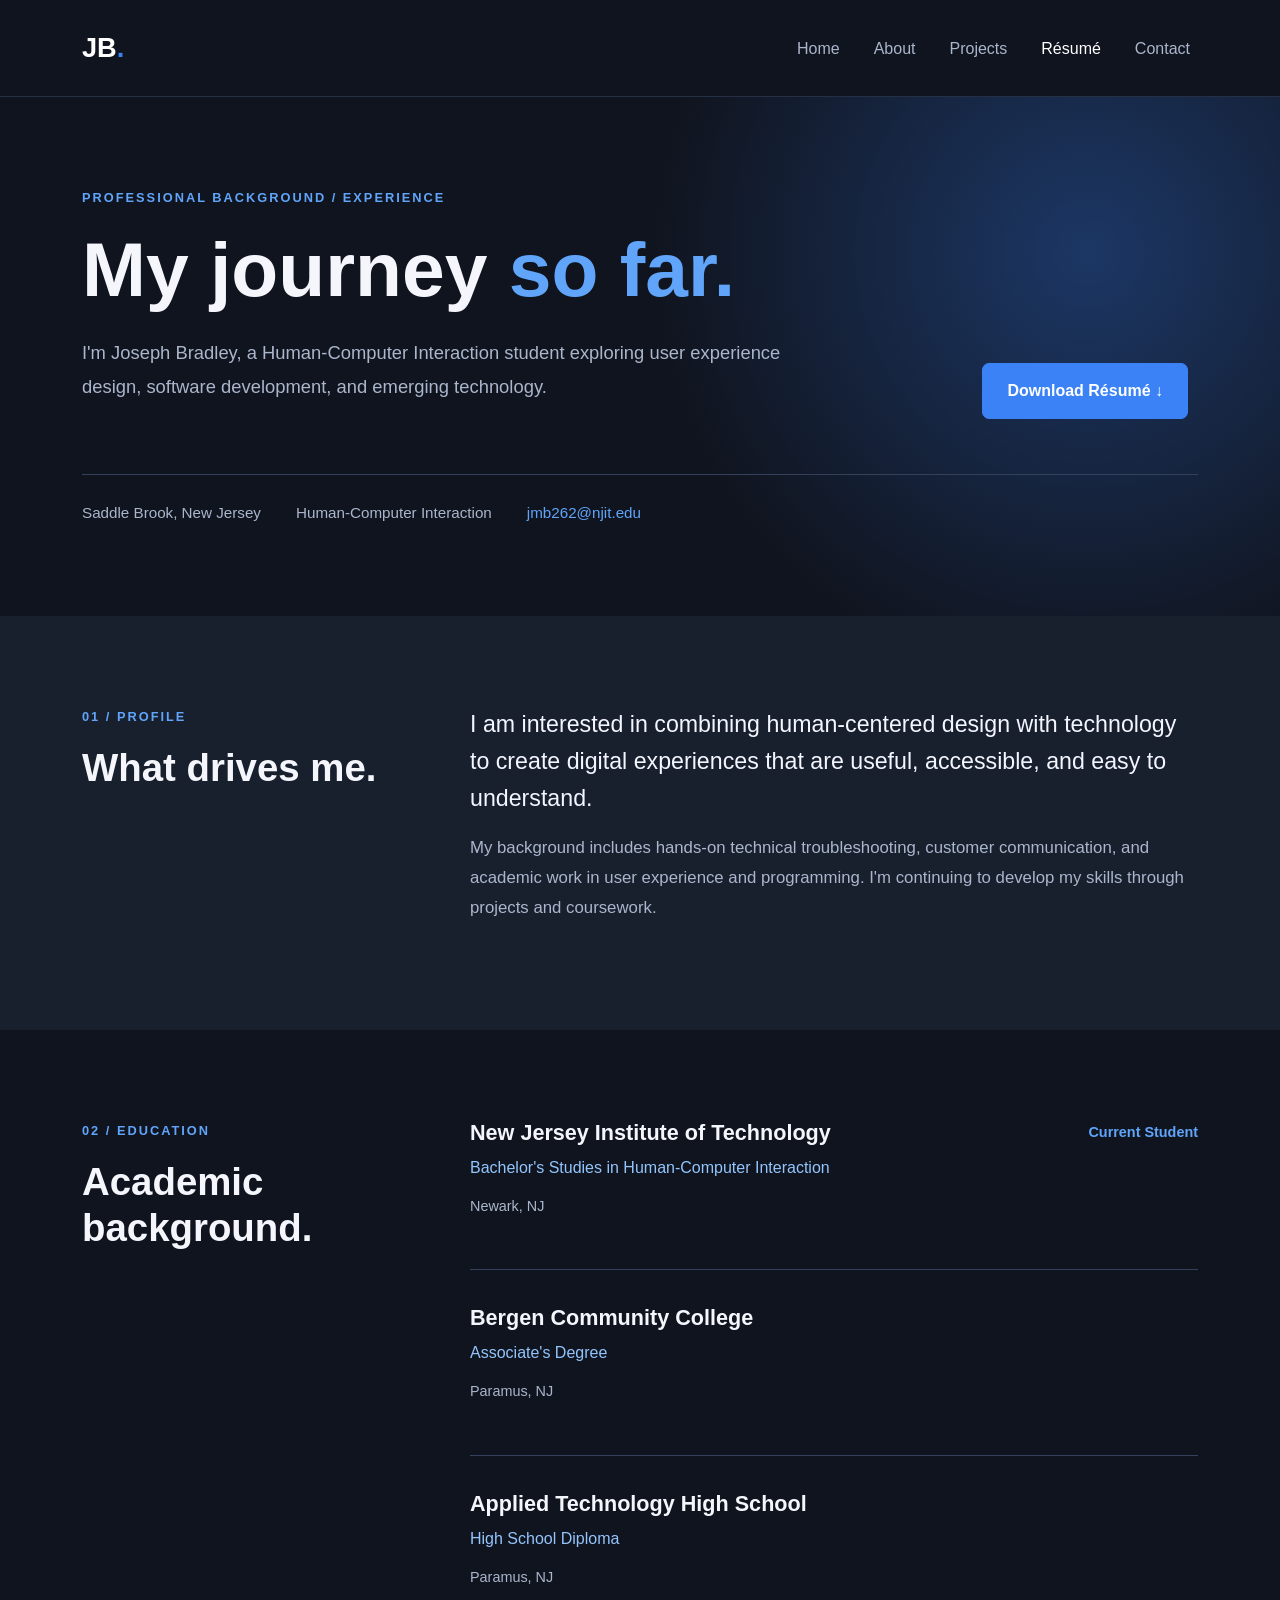
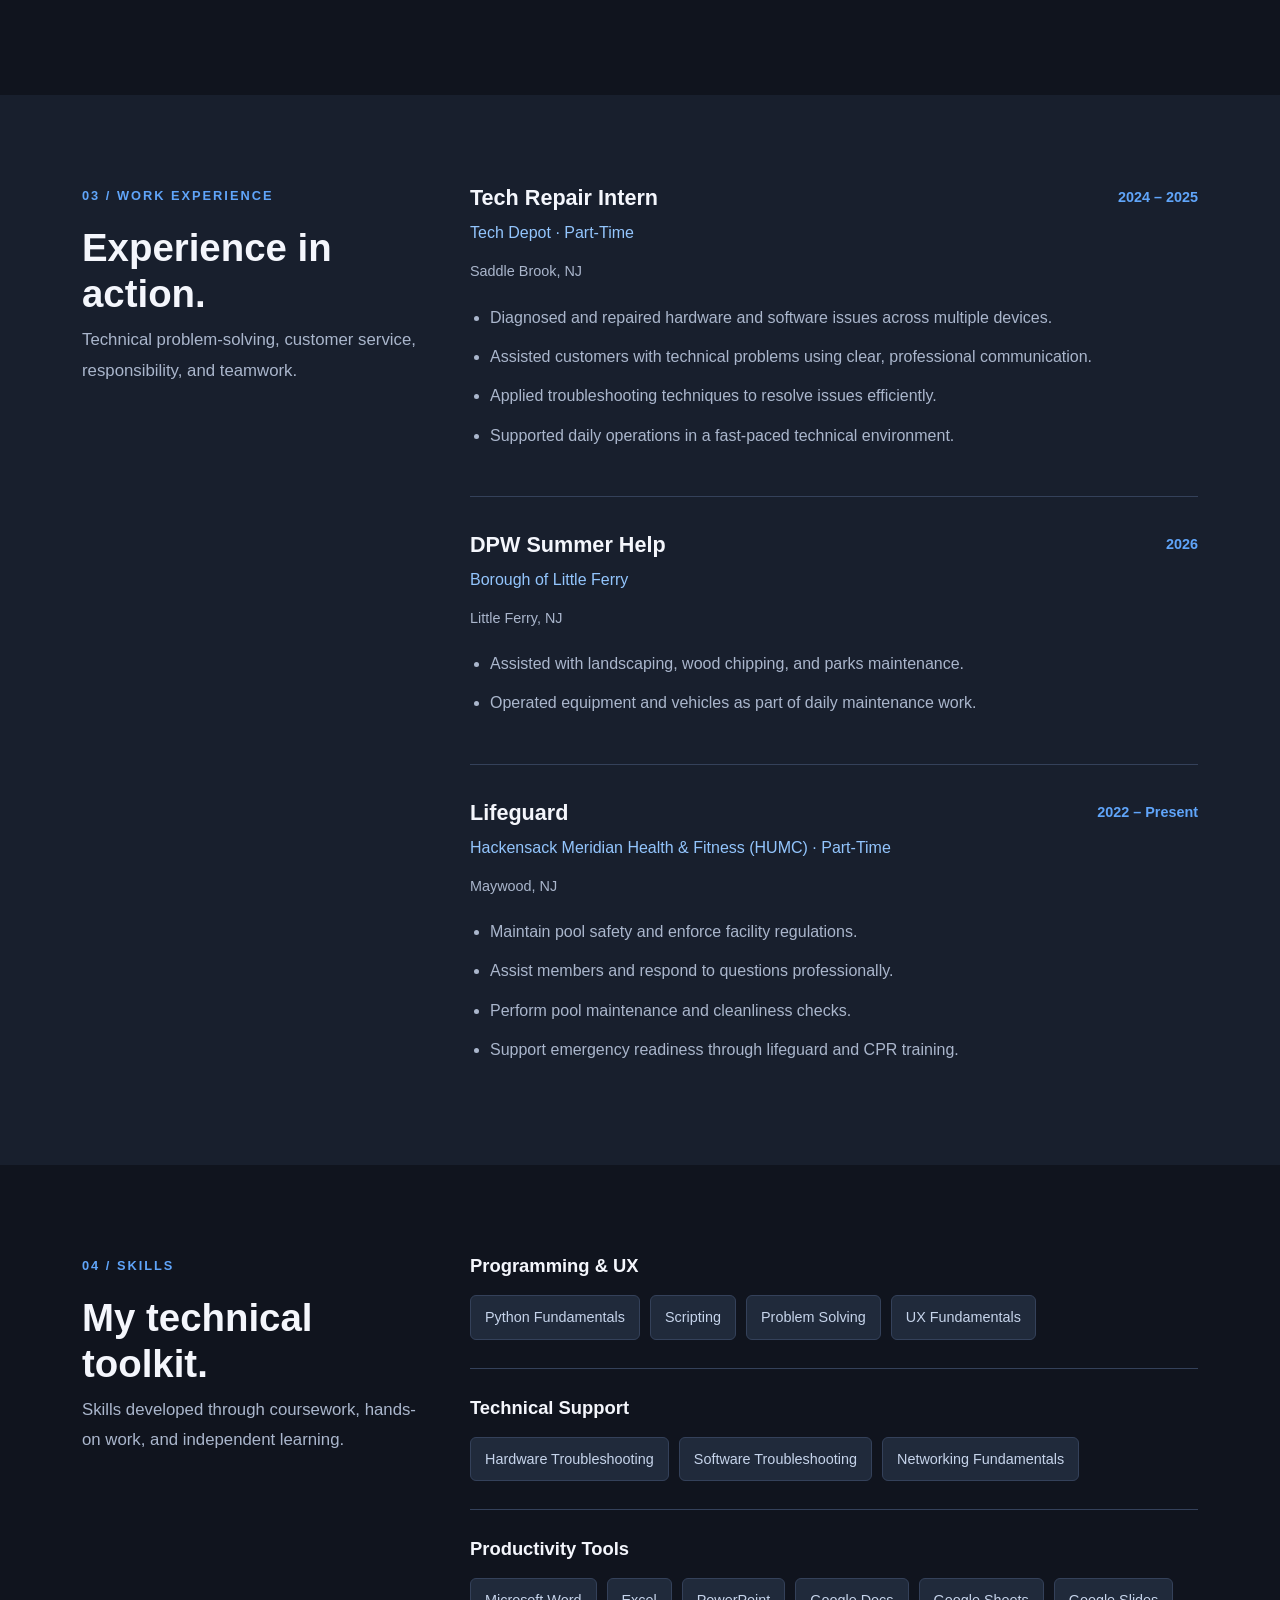
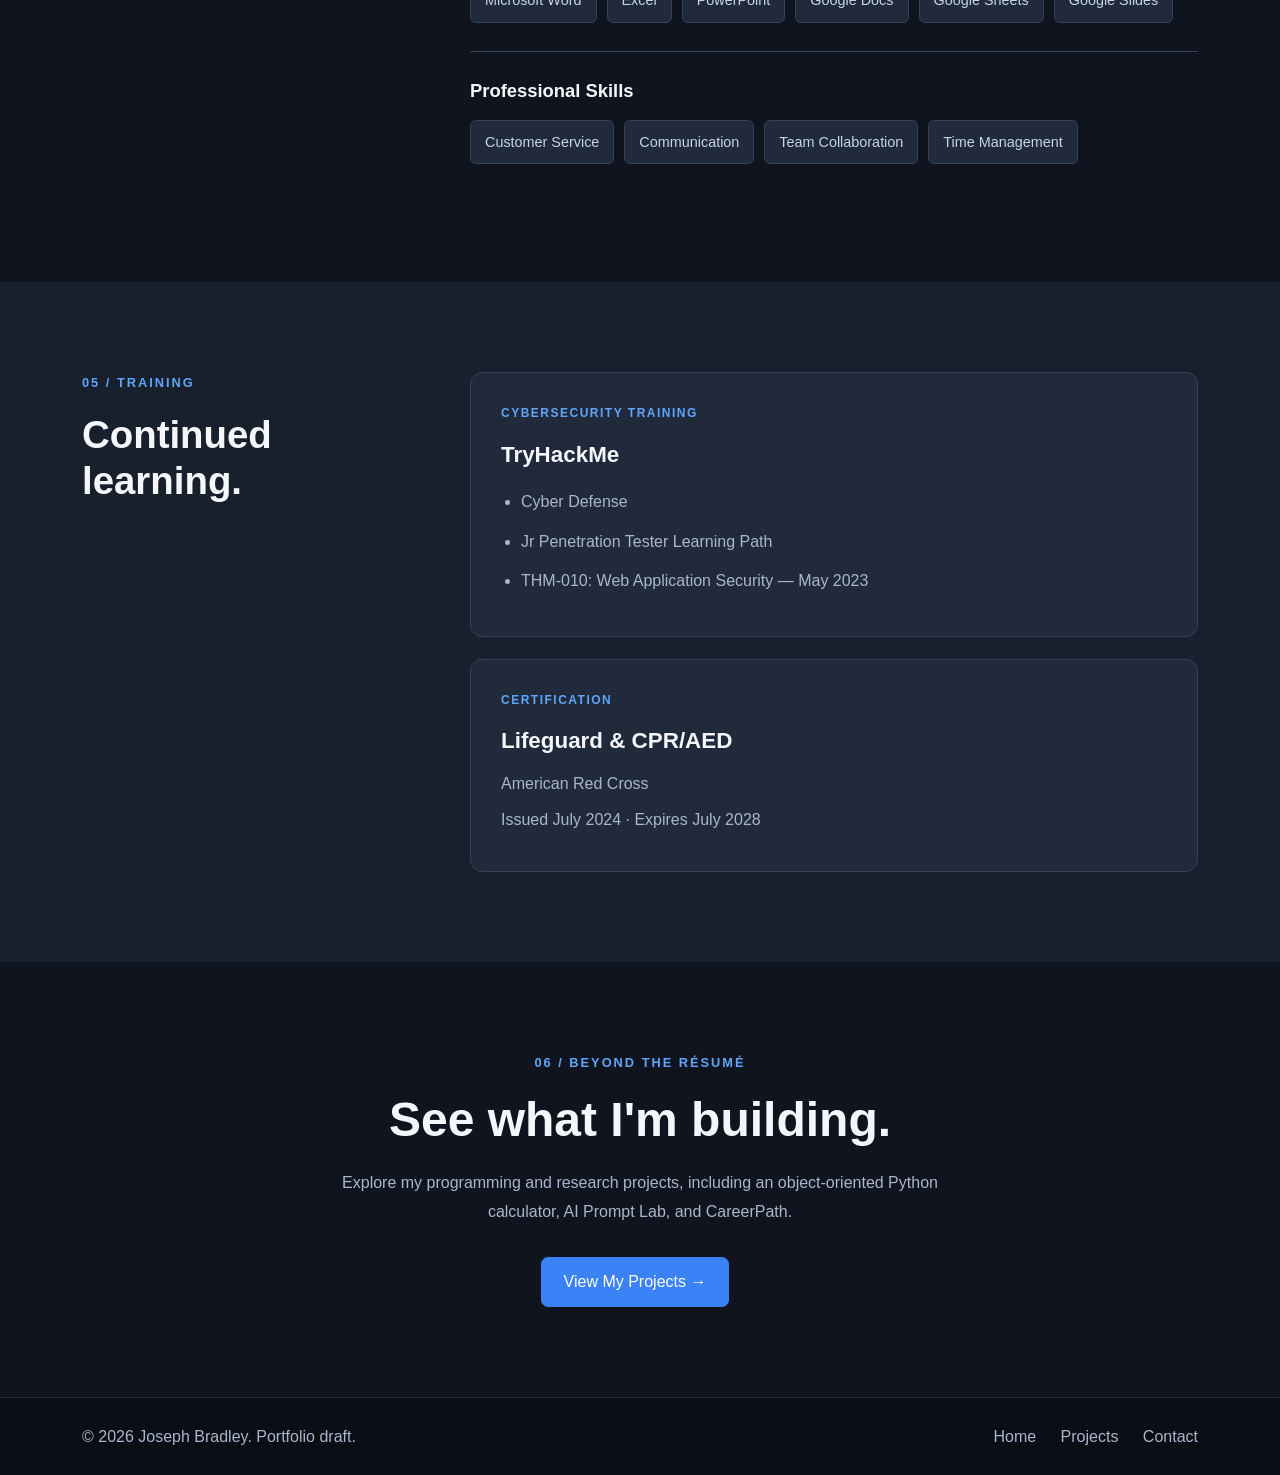
<file: resume.html>
<!DOCTYPE html>
<html lang="en">
<head>
    <meta charset="UTF-8">
    <meta name="viewport" content="width=device-width, initial-scale=1.0">
    <meta name="description" content="Résumé of Joseph Bradley, Human-Computer Interaction student interested in UX, software development, and technology.">

    <title>Résumé | Joseph Bradley</title>

    <link href="https://cdn.jsdelivr.net/npm/bootstrap@5.3.3/dist/css/bootstrap.min.css" rel="stylesheet">
    <link rel="stylesheet" href="css/style.css">
</head>

<body>

    <!-- Navigation -->
    <nav class="navbar navbar-expand-lg navbar-dark">
        <div class="container">
            <a class="navbar-brand" href="index.html">JB<span>.</span></a>

            <button class="navbar-toggler" type="button"
                    data-bs-toggle="collapse"
                    data-bs-target="#navbarNav"
                    aria-controls="navbarNav"
                    aria-expanded="false"
                    aria-label="Toggle navigation">
                <span class="navbar-toggler-icon"></span>
            </button>

            <div class="collapse navbar-collapse" id="navbarNav">
                <ul class="navbar-nav ms-auto">
                    <li class="nav-item">
                        <a class="nav-link" href="index.html">Home</a>
                    </li>
                    <li class="nav-item">
                        <a class="nav-link" href="about.html">About</a>
                    </li>
                    <li class="nav-item">
                        <a class="nav-link" href="projects.html">Projects</a>
                    </li>
                    <li class="nav-item">
                        <a class="nav-link active" href="resume.html" aria-current="page">Résumé</a>
                    </li>
                    <li class="nav-item">
                        <a class="nav-link" href="contact.html">Contact</a>
                    </li>
                </ul>
            </div>
        </div>
    </nav>

    <main>

        <!-- Hero -->
        <header class="resume-hero section-padding">
            <div class="container">
                <p class="eyebrow">PROFESSIONAL BACKGROUND / EXPERIENCE</p>

                <div class="row align-items-end g-4">
                    <div class="col-lg-8">
                        <h1>My journey<span> so far.</span></h1>

                        <p class="resume-hero-description">
                            I'm Joseph Bradley, a Human-Computer Interaction
                            student exploring user experience design,
                            software development, and emerging technology.
                        </p>
                    </div>

                    <div class="col-lg-4 text-lg-end">
                        <a href="assets/resume/Joseph-Bradley-Resume.pdf"
                           class="btn btn-primary resume-download"
                           download="Joseph-Bradley-Resume.pdf">
                            Download Résumé ↓
                        </a>
                    </div>
                </div>

                <div class="resume-meta">
                    <span>Saddle Brook, New Jersey</span>
                    <span>Human-Computer Interaction</span>
                    <a href="mailto:jmb262@njit.edu">jmb262@njit.edu</a>
                </div>
            </div>
        </header>

        <!-- Profile -->
        <section class="resume-section resume-section-alt section-padding">
            <div class="container">
                <div class="row g-5">
                    <div class="col-lg-4">
                        <p class="eyebrow">01 / PROFILE</p>
                        <h2>What drives me.</h2>
                    </div>

                    <div class="col-lg-8">
                        <p class="resume-lead">
                            I am interested in combining human-centered
                            design with technology to create digital
                            experiences that are useful, accessible,
                            and easy to understand.
                        </p>

                        <p class="resume-body-text">
                            My background includes hands-on technical
                            troubleshooting, customer communication,
                            and academic work in user experience and
                            programming. I'm continuing to develop my
                            skills through projects and coursework.
                        </p>
                    </div>
                </div>
            </div>
        </section>

        <!-- Education -->
        <section class="resume-section section-padding">
            <div class="container">
                <div class="row g-5">
                    <div class="col-lg-4">
                        <p class="eyebrow">02 / EDUCATION</p>
                        <h2>Academic background.</h2>
                    </div>

                    <div class="col-lg-8">
                        <div class="resume-entry">
                            <div class="resume-entry-heading">
                                <div>
                                    <h3>New Jersey Institute of Technology</h3>
                                    <p class="resume-entry-subtitle">
                                        Bachelor's Studies in Human-Computer Interaction
                                    </p>
                                </div>
                                <span class="resume-date">Current Student</span>
                            </div>
                            <p class="resume-entry-location">Newark, NJ</p>
                        </div>

                        <div class="resume-entry">
                            <div class="resume-entry-heading">
                                <div>
                                    <h3>Bergen Community College</h3>
                                    <p class="resume-entry-subtitle">Associate's Degree</p>
                                </div>
                            </div>
                            <p class="resume-entry-location">Paramus, NJ</p>
                        </div>

                        <div class="resume-entry">
                            <div class="resume-entry-heading">
                                <div>
                                    <h3>Applied Technology High School</h3>
                                    <p class="resume-entry-subtitle">High School Diploma</p>
                                </div>
                            </div>
                            <p class="resume-entry-location">Paramus, NJ</p>
                        </div>
                    </div>
                </div>
            </div>
        </section>

        <!-- Experience -->
        <section class="resume-section resume-section-alt section-padding">
            <div class="container">
                <div class="row g-5">
                    <div class="col-lg-4">
                        <p class="eyebrow">03 / WORK EXPERIENCE</p>
                        <h2>Experience in action.</h2>
                        <p class="resume-sidebar-text">
                            Technical problem-solving, customer service,
                            responsibility, and teamwork.
                        </p>
                    </div>

                    <div class="col-lg-8">

                        <div class="resume-entry">
                            <div class="resume-entry-heading">
                                <div>
                                    <h3>Tech Repair Intern</h3>
                                    <p class="resume-entry-subtitle">Tech Depot · Part-Time</p>
                                </div>
                                <span class="resume-date">2024 – 2025</span>
                            </div>
                            <p class="resume-entry-location">Saddle Brook, NJ</p>

                            <ul class="resume-bullets">
                                <li>Diagnosed and repaired hardware and software issues across multiple devices.</li>
                                <li>Assisted customers with technical problems using clear, professional communication.</li>
                                <li>Applied troubleshooting techniques to resolve issues efficiently.</li>
                                <li>Supported daily operations in a fast-paced technical environment.</li>
                            </ul>
                        </div>

                        <div class="resume-entry">
                            <div class="resume-entry-heading">
                                <div>
                                    <h3>DPW Summer Help</h3>
                                    <p class="resume-entry-subtitle">Borough of Little Ferry</p>
                                </div>
                                <span class="resume-date">2026</span>
                            </div>
                            <p class="resume-entry-location">Little Ferry, NJ</p>

                            <ul class="resume-bullets">
                                <li>Assisted with landscaping, wood chipping, and parks maintenance.</li>
                                <li>Operated equipment and vehicles as part of daily maintenance work.</li>
                            </ul>
                        </div>

                        <div class="resume-entry">
                            <div class="resume-entry-heading">
                                <div>
                                    <h3>Lifeguard</h3>
                                    <p class="resume-entry-subtitle">
                                        Hackensack Meridian Health &amp; Fitness (HUMC) · Part-Time
                                    </p>
                                </div>
                                <span class="resume-date">2022 – Present</span>
                            </div>
                            <p class="resume-entry-location">Maywood, NJ</p>

                            <ul class="resume-bullets">
                                <li>Maintain pool safety and enforce facility regulations.</li>
                                <li>Assist members and respond to questions professionally.</li>
                                <li>Perform pool maintenance and cleanliness checks.</li>
                                <li>Support emergency readiness through lifeguard and CPR training.</li>
                            </ul>
                        </div>

                    </div>
                </div>
            </div>
        </section>

        <!-- Technical Skills -->
        <section class="resume-section section-padding">
            <div class="container">
                <div class="row g-5">
                    <div class="col-lg-4">
                        <p class="eyebrow">04 / SKILLS</p>
                        <h2>My technical toolkit.</h2>
                        <p class="resume-sidebar-text">
                            Skills developed through coursework,
                            hands-on work, and independent learning.
                        </p>
                    </div>

                    <div class="col-lg-8">

                        <div class="resume-skill-group">
                            <h3>Programming &amp; UX</h3>
                            <div class="resume-skill-tags">
                                <span>Python Fundamentals</span>
                                <span>Scripting</span>
                                <span>Problem Solving</span>
                                <span>UX Fundamentals</span>
                            </div>
                        </div>

                        <div class="resume-skill-group">
                            <h3>Technical Support</h3>
                            <div class="resume-skill-tags">
                                <span>Hardware Troubleshooting</span>
                                <span>Software Troubleshooting</span>
                                <span>Networking Fundamentals</span>
                            </div>
                        </div>

                        <div class="resume-skill-group">
                            <h3>Productivity Tools</h3>
                            <div class="resume-skill-tags">
                                <span>Microsoft Word</span>
                                <span>Excel</span>
                                <span>PowerPoint</span>
                                <span>Google Docs</span>
                                <span>Google Sheets</span>
                                <span>Google Slides</span>
                            </div>
                        </div>

                        <div class="resume-skill-group">
                            <h3>Professional Skills</h3>
                            <div class="resume-skill-tags">
                                <span>Customer Service</span>
                                <span>Communication</span>
                                <span>Team Collaboration</span>
                                <span>Time Management</span>
                            </div>
                        </div>

                    </div>
                </div>
            </div>
        </section>

        <!-- Training -->
        <section class="resume-section resume-section-alt section-padding">
            <div class="container">
                <div class="row g-5">
                    <div class="col-lg-4">
                        <p class="eyebrow">05 / TRAINING</p>
                        <h2>Continued learning.</h2>
                    </div>

                    <div class="col-lg-8">
                        <div class="training-card">
                            <span class="training-category">CYBERSECURITY TRAINING</span>
                            <h3>TryHackMe</h3>
                            <ul class="resume-bullets">
                                <li>Cyber Defense</li>
                                <li>Jr Penetration Tester Learning Path</li>
                                <li>THM-010: Web Application Security — May 2023</li>
                            </ul>
                        </div>

                        <div class="training-card">
                            <span class="training-category">CERTIFICATION</span>
                            <h3>Lifeguard &amp; CPR/AED</h3>
                            <p>American Red Cross</p>
                            <p>Issued July 2024 · Expires July 2028</p>
                        </div>
                    </div>
                </div>
            </div>
        </section>

        <!-- Projects -->
        <section class="resume-projects section-padding">
            <div class="container">
                <p class="eyebrow">06 / BEYOND THE RÉSUMÉ</p>
                <h2>See what I'm building.</h2>
                <p>
                    Explore my programming and research projects,
                    including an object-oriented Python calculator,
                    AI Prompt Lab, and CareerPath.
                </p>

                <a href="projects.html" class="btn btn-primary">
                    View My Projects →
                </a>
            </div>
        </section>

    </main>

    <!-- Footer -->
    <footer class="footer">
        <div class="container">
            <div class="row align-items-center">
                <div class="col-md-6">
                    <p>© 2026 Joseph Bradley. Portfolio draft.</p>
                </div>

                <div class="col-md-6 text-md-end">
                    <a href="index.html">Home</a>
                    <a href="projects.html">Projects</a>
                    <a href="contact.html">Contact</a>
                </div>
            </div>
        </div>
    </footer>

    <script src="https://cdn.jsdelivr.net/npm/bootstrap@5.3.3/dist/js/bootstrap.bundle.min.js"></script>
    <script src="js/script.js"></script>
</body>
</html>
</file>
<file: css/style.css>
/* General Styles */
:root {
    --background: #10141e;
    --surface: #181f2d;
    --surface-light: #202a3b;
    --primary: #3b82f6;
    --text: #f4f6fc;
    --muted: #aab6cc;
}

* {
    box-sizing: border-box;
}

body {
    background-color: var(--background);
    color: var(--text);
    font-family: Arial, Helvetica, sans-serif;
    line-height: 1.7;
}

a {
    text-decoration: none;
}

.section-padding {
    padding: 90px 0;
}

/* Navigation */
.navbar {
    background-color: var(--background);
    padding: 20px 0;
    border-bottom: 1px solid #263044;
}

.navbar-brand {
    font-size: 1.7rem;
    font-weight: 800;
}

.navbar-brand span {
    color: var(--primary);
}

.nav-link {
    color: var(--muted);
    margin-left: 18px;
}

.nav-link:hover,
.nav-link.active {
    color: white;
}

/* Hero */
.hero-section {
    padding: 90px 0;
    background:
        radial-gradient(circle at 85% 30%, #1c3765 0%, transparent 35%),
        var(--background);
}

.min-vh-75 {
    min-height: 75vh;
}

.eyebrow {
    color: #60a5fa;
    font-size: 0.8rem;
    font-weight: bold;
    letter-spacing: 2px;
    margin-bottom: 18px;
}

.hero-section h1 {
    font-size: clamp(2.8rem, 5vw, 4.5rem);
    font-weight: 800;
    line-height: 1.15;
    max-width: 850px;
    margin-bottom: 25px;
}

.hero-section h1 span {
    display: block;
    color: #60a5fa;
}

.hero-description {
    color: var(--muted);
    font-size: 1.1rem;
    max-width: 650px;
    margin-bottom: 30px;
}

.btn {
    padding: 12px 22px;
    border-radius: 7px;
    margin-right: 10px;
}

.btn-primary {
    background-color: var(--primary);
    border-color: var(--primary);
}

.btn-primary:hover {
    background-color: #2563eb;
}

.hero-card {
    background-color: var(--surface);
    border: 1px solid #34415a;
    border-radius: 18px;
    padding: 35px 20px;
    max-width: 320px;
    margin: auto;
    box-shadow: 0 15px 45px rgba(0, 0, 0, 0.25);
}

.profile-placeholder {
    width: 115px;
    height: 115px;
    background: linear-gradient(135deg, #2563eb, #60a5fa);
    border-radius: 50%;
    display: flex;
    align-items: center;
    justify-content: center;
    font-size: 2.5rem;
    font-weight: bold;
    margin: 0 auto 20px;
}

.hero-card h2 {
    font-size: 1.4rem;
    font-weight: bold;
}

.hero-card p {
    color: var(--muted);
}

.profile-line {
    height: 1px;
    background-color: #34415a;
    margin: 20px 0;
}

/* Introduction */
.intro-section {
    background-color: var(--surface);
}

.intro-section h2,
.contact-section h2 {
    font-size: 2.4rem;
    font-weight: bold;
    line-height: 1.3;
}

.intro-section p:not(.eyebrow),
.contact-section p:not(.eyebrow) {
    color: var(--muted);
}

.text-link {
    color: #60a5fa;
    font-weight: bold;
}

.text-link:hover {
    color: white;
}

/* Projects */
.projects-section {
    background-color: var(--background);
}

.section-heading {
    display: flex;
    justify-content: space-between;
    align-items: end;
    margin-bottom: 40px;
}

.section-heading h2 {
    font-size: 2.5rem;
    font-weight: bold;
}

.project-card {
    height: 100%;
    background-color: var(--surface);
    border: 1px solid #29354a;
    border-radius: 12px;
    overflow: hidden;
    transition: transform 0.3s, border-color 0.3s;
}

.project-card:hover {
    transform: translateY(-6px);
    border-color: var(--primary);
}

.project-number {
    padding: 20px 20px 0;
    color: #8da2c5;
    font-size: 0.75rem;
    letter-spacing: 1px;
    font-weight: bold;
}

.project-visual {
    min-height: 170px;
    margin: 15px 20px;
    border-radius: 8px;
    display: flex;
    align-items: center;
    justify-content: center;
    gap: 12px;
    font-size: 1.4rem;
    font-weight: bold;
}

.calculator-visual {
    background: linear-gradient(135deg, #172b4d, #2563eb);
}

.ai-visual {
    background: linear-gradient(135deg, #312e81, #6366f1);
}

.career-visual {
    background: linear-gradient(135deg, #164e63, #0891b2);
}

.project-content {
    padding: 10px 20px 25px;
}

.project-content h3 {
    font-size: 1.4rem;
    font-weight: bold;
}

.project-content p {
    color: var(--muted);
    min-height: 105px;
}

/* Contact */
.contact-section {
    background-color: var(--surface);
}

.contact-section p:not(.eyebrow) {
    margin: 20px 0 30px;
}

/* Footer */
.footer {
    padding: 25px 0;
    background-color: #0b0e15;
    border-top: 1px solid #263044;
}

.footer p {
    color: var(--muted);
    margin: 0;
}

.footer a {
    color: var(--muted);
    margin-left: 20px;
}

.footer a:hover {
    color: white;
}

/* Responsive Design */
@media (max-width: 768px) {
    .hero-section {
        padding: 65px 0;
    }

    .section-heading {
        align-items: start;
        flex-direction: column;
        gap: 15px;
    }

    .intro-section h2,
    .contact-section h2 {
        font-size: 2rem;
    }

    .project-content p {
        min-height: auto;
    }

    .footer {
        text-align: center;
    }

    .footer a {
        margin: 0 8px;
    }
}


/* =================================
   ABOUT PAGE
================================= */

/* About Hero */
.about-hero {
    background:
        radial-gradient(circle at 85% 30%, #1c3765 0%, transparent 35%),
        var(--background);
}

.about-hero h1 {
    font-size: clamp(2.8rem, 5vw, 4.5rem);
    font-weight: 800;
    line-height: 1.15;
    max-width: 900px;
    margin-bottom: 25px;
}

.about-hero h1 span {
    display: block;
    color: #60a5fa;
}

.about-hero-text {
    max-width: 700px;
    color: var(--muted);
    font-size: 1.15rem;
}

/* Background */
.about-background {
    background-color: var(--surface);
}

.about-background h2 {
    font-size: 2.4rem;
    font-weight: bold;
    line-height: 1.3;
}

.about-background p:not(.eyebrow) {
    color: var(--muted);
    font-size: 1.05rem;
    margin-bottom: 20px;
}

/* Interests */
.interests-section {
    background-color: var(--background);
}

.interest-card {
    height: 100%;
    padding: 28px 22px;
    background-color: var(--surface);
    border: 1px solid #29354a;
    border-radius: 12px;
    transition: transform 0.3s, border-color 0.3s;
}

.interest-card:hover {
    transform: translateY(-5px);
    border-color: var(--primary);
}

.interest-icon {
    color: var(--bright-blue, #60a5fa);
    font-size: 1rem;
    font-weight: bold;
    margin-bottom: 25px;
}

.interest-card h3 {
    font-size: 1.25rem;
    font-weight: bold;
    margin-bottom: 12px;
}

.interest-card p {
    color: var(--muted);
    font-size: 0.95rem;
    margin-bottom: 0;
}

/* Skills */
.skills-section {
    background-color: var(--surface);
}

.skills-section h2 {
    font-size: 2.5rem;
    font-weight: bold;
}

.skills-intro {
    color: var(--muted);
    margin-top: 20px;
}

.skill-group {
    padding: 0 0 25px;
    margin-bottom: 25px;
    border-bottom: 1px solid #34415a;
}

.skill-group:last-child {
    border-bottom: none;
    margin-bottom: 0;
}

.skill-group h3 {
    font-size: 1.1rem;
    font-weight: bold;
    margin-bottom: 15px;
}

.skill-tags {
    display: flex;
    flex-wrap: wrap;
    gap: 10px;
}

.skill-tags span {
    background-color: #202a3b;
    border: 1px solid #34415a;
    color: #c6d4eb;
    padding: 8px 14px;
    border-radius: 6px;
    font-size: 0.9rem;
}

/* Goals */
.goals-section {
    background-color: var(--background);
}

.goals-section h2 {
    font-size: 2.7rem;
    font-weight: bold;
    line-height: 1.2;
    margin-bottom: 25px;
}

.goals-section h2 span {
    display: block;
    color: #60a5fa;
}

.goals-section p:not(.eyebrow) {
    color: var(--muted);
    margin-bottom: 18px;
}

.goals-card {
    background-color: var(--surface);
    border: 1px solid #34415a;
    border-radius: 14px;
    padding: 35px;
    box-shadow: 0 15px 40px rgba(0, 0, 0, 0.2);
}

.goals-card h3 {
    font-size: 1.5rem;
    font-weight: bold;
    margin-bottom: 25px;
}

.goals-card ul {
    padding-left: 20px;
    margin-bottom: 0;
}

.goals-card li {
    color: var(--muted);
    margin-bottom: 15px;
}

.goals-card li:last-child {
    margin-bottom: 0;
}

/* About Responsive Layout */
@media (max-width: 768px) {

    .about-hero h1 {
        font-size: 2.7rem;
    }

    .about-background h2,
    .skills-section h2,
    .goals-section h2 {
        font-size: 2rem;
    }

    .goals-card {
        padding: 25px;
    }
}


/* =================================
   PROJECTS PAGE
================================= */

/* Projects Hero */
.projects-hero {
    background:
        radial-gradient(circle at 85% 30%, #1c3765 0%, transparent 35%),
        var(--background);
}

.projects-hero h1 {
    font-size: clamp(2.8rem, 5vw, 4.5rem);
    font-weight: 800;
    line-height: 1.15;
    max-width: 850px;
    margin-bottom: 25px;
}

.projects-hero h1 span {
    display: block;
    color: #60a5fa;
}

.projects-hero-text {
    max-width: 650px;
    color: var(--muted);
    font-size: 1.1rem;
}

/* Project Index */
.project-index {
    background: var(--surface);
    padding: 35px 0;
    border-top: 1px solid #29354a;
    border-bottom: 1px solid #29354a;
}

.project-index-links {
    display: flex;
    flex-wrap: wrap;
    gap: 25px;
}

.project-index-links a {
    color: var(--muted);
    font-weight: bold;
}

.project-index-links a:hover {
    color: #60a5fa;
}

/* Case Studies */
.case-study {
    background: var(--background);
    scroll-margin-top: 25px;
}

.case-study-alt {
    background: var(--surface);
}

.case-study-top {
    display: flex;
    justify-content: space-between;
    align-items: start;
    gap: 25px;
    margin-bottom: 35px;
}

.case-study-top h2 {
    font-size: clamp(2.2rem, 4vw, 3.3rem);
    font-weight: 800;
    margin-bottom: 12px;
}

.case-study-subtitle {
    color: var(--muted);
    font-size: 1.1rem;
    max-width: 650px;
}

.status-label {
    display: inline-block;
    border-radius: 30px;
    padding: 8px 14px;
    font-size: 0.75rem;
    font-weight: bold;
    text-align: center;
    flex-shrink: 0;
}

.status-complete {
    color: #86efac;
    background: rgba(22, 163, 74, 0.12);
    border: 1px solid rgba(74, 222, 128, 0.3);
}

.status-research {
    color: #93c5fd;
    background: rgba(59, 130, 246, 0.12);
    border: 1px solid rgba(96, 165, 250, 0.3);
}

/* Project Visuals */
.case-study-visual {
    min-height: 270px;
    border-radius: 12px;
    padding: 35px;
    display: flex;
    align-items: end;
    justify-content: space-between;
    overflow: hidden;
    margin-bottom: 50px;
}

.calculator-case-visual {
    background: linear-gradient(120deg, #172b4d, #2563eb);
}

.ai-case-visual {
    background: linear-gradient(120deg, #312e81, #6366f1);
}

.career-case-visual {
    background: linear-gradient(120deg, #164e63, #0891b2);
}

.case-visual-main {
    font-size: clamp(4rem, 10vw, 8rem);
    font-weight: 900;
    line-height: 1;
}

.ai-case-visual .case-visual-main span,
.career-case-visual .case-visual-main span {
    color: #bfdbfe;
}

.case-study-visual div {
    display: flex;
    flex-direction: column;
    align-items: end;
    gap: 8px;
}

.case-study-visual div span {
    font-size: 0.75rem;
    font-weight: bold;
    letter-spacing: 1.5px;
    text-align: right;
}

/* Case Study Content */
.case-study-content {
    margin-bottom: 35px;
}

.case-section {
    margin-bottom: 35px;
}

.case-section:last-child {
    margin-bottom: 0;
}

.case-section h3 {
    font-size: 1.25rem;
    font-weight: bold;
    margin-bottom: 15px;
}

.case-section p {
    color: var(--muted);
    line-height: 1.8;
}

.technology-list {
    display: flex;
    flex-wrap: wrap;
    gap: 10px;
    margin-bottom: 20px;
}

.technology-list span {
    background: #202a3b;
    border: 1px solid #34415a;
    color: #c6d4eb;
    padding: 7px 12px;
    border-radius: 6px;
    font-size: 0.85rem;
}

.case-bullets {
    padding-left: 20px;
    color: var(--muted);
}

.case-bullets li {
    margin-bottom: 12px;
}

/* Case Study Links */
.case-study-links {
    padding: 25px 0;
    border-top: 1px solid #34415a;
    display: flex;
    justify-content: space-between;
    align-items: center;
    gap: 25px;
}

.case-link-label {
    color: #60a5fa;
    font-size: 0.75rem;
    font-weight: bold;
    letter-spacing: 1.5px;
}

.case-study-links p {
    color: var(--muted);
    margin: 8px 0 0;
}

.case-actions {
    display: flex;
    flex-wrap: wrap;
    gap: 20px;
}

.case-actions a {
    color: #60a5fa;
    font-weight: bold;
}

.case-actions a:hover {
    color: white;
}

.link-pending {
    color: #fbbf24;
    font-size: 0.85rem;
    font-weight: bold;
}

/* Closing */
.projects-closing {
    background: var(--surface);
}

.projects-closing h2 {
    font-size: clamp(2rem, 4vw, 3rem);
    font-weight: bold;
    margin-bottom: 20px;
}

.projects-closing p:not(.eyebrow) {
    color: var(--muted);
    margin-bottom: 30px;
}

/* Responsive */
@media (max-width: 768px) {

    .projects-hero h1 {
        font-size: 2.7rem;
    }

    .case-study-top {
        flex-direction: column;
    }

    .case-study-visual {
        min-height: 200px;
        padding: 22px;
    }

    .case-visual-main {
        font-size: 4rem;
    }

    .case-study-visual div span {
        font-size: 0.6rem;
    }

    .case-study-links {
        flex-direction: column;
        align-items: start;
    }

    .project-index-links {
        flex-direction: column;
        gap: 15px;
    }
}

/* =================================
   RESUME PAGE
================================= */

.resume-hero {
    background:
        radial-gradient(circle at 85% 30%, #1c3765 0%, transparent 38%),
        var(--background);
}

.resume-hero h1 {
    font-size: clamp(3rem, 6vw, 5rem);
    font-weight: 800;
    line-height: 1.1;
    margin-bottom: 25px;
}

.resume-hero h1 span {
    color: #60a5fa;
}

.resume-hero-description {
    max-width: 700px;
    color: var(--muted);
    font-size: 1.15rem;
    line-height: 1.8;
}

.resume-download {
    padding: 15px 24px;
    font-weight: 600;
}

.resume-meta {
    display: flex;
    flex-wrap: wrap;
    gap: 15px 35px;
    margin-top: 55px;
    padding-top: 25px;
    border-top: 1px solid #34415a;
    color: var(--muted);
    font-size: 0.95rem;
}

.resume-meta a {
    color: #60a5fa;
}

/* Sections */
.resume-section {
    background: var(--background);
}

.resume-section-alt {
    background: var(--surface);
}

.resume-section h2 {
    font-size: clamp(2rem, 3vw, 2.7rem);
    font-weight: 800;
    line-height: 1.2;
}

.resume-lead {
    color: #f3f6ff;
    font-size: 1.45rem;
    font-weight: 500;
    line-height: 1.6;
}

.resume-body-text,
.resume-sidebar-text {
    color: var(--muted);
    line-height: 1.8;
    font-size: 1.05rem;
}

/* Resume Entries */
.resume-entry {
    padding-bottom: 35px;
    margin-bottom: 35px;
    border-bottom: 1px solid #34415a;
}

.resume-entry:last-child {
    margin-bottom: 0;
    padding-bottom: 0;
    border-bottom: none;
}

.resume-entry-heading {
    display: flex;
    justify-content: space-between;
    align-items: flex-start;
    gap: 20px;
}

.resume-entry h3 {
    font-size: 1.35rem;
    font-weight: 700;
    margin-bottom: 8px;
}

.resume-entry-subtitle {
    color: #93c5fd;
    font-weight: 500;
    margin-bottom: 5px;
}

.resume-date {
    color: #60a5fa;
    font-size: 0.9rem;
    font-weight: 600;
    white-space: nowrap;
}

.resume-entry-location {
    color: var(--muted);
    font-size: 0.9rem;
    margin-top: 8px;
}

.resume-bullets {
    padding-left: 20px;
    margin-top: 20px;
    margin-bottom: 0;
    color: var(--muted);
}

.resume-bullets li {
    margin-bottom: 12px;
    line-height: 1.7;
}

/* Skills */
.resume-skill-group {
    padding-bottom: 28px;
    margin-bottom: 28px;
    border-bottom: 1px solid #34415a;
}

.resume-skill-group:last-child {
    border-bottom: none;
    margin-bottom: 0;
}

.resume-skill-group h3 {
    font-size: 1.15rem;
    font-weight: 700;
    margin-bottom: 18px;
}

.resume-skill-tags {
    display: flex;
    flex-wrap: wrap;
    gap: 10px;
}

.resume-skill-tags span {
    background: #202a3b;
    border: 1px solid #34415a;
    color: #c6d4eb;
    border-radius: 6px;
    padding: 9px 14px;
    font-size: 0.9rem;
}

/* Training Cards */
.training-card {
    background: #202a3b;
    border: 1px solid #34415a;
    border-radius: 12px;
    padding: 30px;
    margin-bottom: 22px;
}

.training-card:last-child {
    margin-bottom: 0;
}

.training-category {
    display: block;
    color: #60a5fa;
    font-size: 0.75rem;
    font-weight: 700;
    letter-spacing: 1.5px;
    margin-bottom: 18px;
}

.training-card h3 {
    font-size: 1.4rem;
    font-weight: 700;
    margin-bottom: 15px;
}

.training-card p {
    color: var(--muted);
    margin-bottom: 8px;
}

/* Closing */
.resume-projects {
    background: var(--background);
    text-align: center;
}

.resume-projects h2 {
    font-size: clamp(2rem, 4vw, 3rem);
    font-weight: 800;
    margin-bottom: 20px;
}

.resume-projects p:not(.eyebrow) {
    max-width: 650px;
    margin: 0 auto 30px;
    color: var(--muted);
    line-height: 1.8;
}

/* Responsive */
@media (max-width: 768px) {
    .resume-hero h1 {
        font-size: 3rem;
    }

    .resume-meta {
        flex-direction: column;
        gap: 12px;
    }

    .resume-entry-heading {
        flex-direction: column;
        gap: 8px;
    }

    .resume-date {
        white-space: normal;
    }

    .resume-lead {
        font-size: 1.2rem;
    }

    .training-card {
        padding: 22px;
    }
}


/* =================================
   CONTACT PAGE
================================= */

.contact-hero {
    background:
        radial-gradient(circle at 85% 30%, #1c3765 0%, transparent 38%),
        var(--background);
}

.contact-hero h1 {
    font-size: clamp(3.5rem, 8vw, 6.5rem);
    font-weight: 800;
    line-height: 1.05;
    margin: 35px 0;
    letter-spacing: -3px;
}

.contact-hero h1 span,
.contact-closing h2 span {
    color: #60a5fa;
}

.contact-intro {
    max-width: 650px;
    color: var(--muted);
    font-size: 1.15rem;
    line-height: 1.8;
    margin-bottom: 30px;
}

.contact-main-button {
    padding: 15px 25px;
    font-weight: 600;
}

/* Contact Options */
.contact-options {
    background: var(--surface);
}

.contact-options h2 {
    font-size: clamp(2rem, 4vw, 3rem);
    font-weight: 800;
}

.contact-card {
    height: 100%;
    padding: 35px;
    background: #202a3b;
    border: 1px solid #34415a;
    border-radius: 12px;
    transition: transform 0.25s ease, border-color 0.25s ease;
}

.contact-card:hover {
    transform: translateY(-5px);
    border-color: #60a5fa;
}

.contact-number {
    display: block;
    color: #60a5fa;
    font-size: 0.9rem;
    font-weight: 700;
    margin-bottom: 35px;
}

.contact-card h3 {
    font-size: 1.5rem;
    font-weight: 700;
    margin-bottom: 15px;
}

.contact-card p {
    min-height: 85px;
    color: var(--muted);
    line-height: 1.7;
}

.contact-card a {
    display: inline-block;
    margin-top: 15px;
    color: #60a5fa;
    font-weight: 600;
    text-decoration: none;
}

.contact-card a:hover {
    color: #93c5fd;
}

/* Closing */
.contact-closing {
    background: var(--background);
}

.contact-closing h2 {
    font-size: clamp(2.5rem, 6vw, 4.5rem);
    font-weight: 800;
    line-height: 1.15;
    margin: 25px 0;
}

.contact-closing p:not(.eyebrow) {
    max-width: 600px;
    margin: 0 auto 30px;
    color: var(--muted);
    font-size: 1.1rem;
    line-height: 1.8;
}

.contact-closing .btn {
    padding: 14px 25px;
    font-weight: 600;
}

/* Responsive */
@media (max-width: 768px) {
    .contact-hero h1 {
        font-size: 3.5rem;
        letter-spacing: -1px;
    }

    .contact-card p {
        min-height: auto;
    }

    .contact-card {
        padding: 28px;
    }
}
</file>
<file: css/option-b.css>
/* =================================
   OPTION B - CREATIVE DEVELOPER
================================= */

:root {
    --background: #10141e;
    --surface: #181f2d;
    --blue: #3b82f6;
    --bright-blue: #60a5fa;
    --white: #f4f6fc;
    --muted: #aab6cc;
}

* {
    box-sizing: border-box;
}

html {
    scroll-behavior: smooth;
}

body {
    background: var(--background);
    color: var(--white);
    font-family: Arial, Helvetica, sans-serif;
    line-height: 1.7;
}

a {
    text-decoration: none;
}

.section-padding {
    padding: 100px 0;
}

.eyebrow {
    color: var(--bright-blue);
    font-size: 0.78rem;
    font-weight: bold;
    letter-spacing: 2.5px;
    margin-bottom: 20px;
}

/* NAVIGATION */

.navbar {
    background: #0b0e15;
    padding: 20px 0;
    border-bottom: 1px solid #29354a;
}

.navbar-brand {
    font-size: 1.7rem;
    font-weight: 800;
}

.navbar-brand span {
    color: var(--bright-blue);
}

.nav-link {
    color: var(--muted);
    margin-left: 18px;
}

.nav-link:hover,
.nav-link.active {
    color: white;
}

/* CREATIVE HERO */

.creative-hero {
    position: relative;
    overflow: hidden;
    padding: 45px 0 100px;
    background:
        radial-gradient(circle at 85% 30%, #1c3765 0%, transparent 35%),
        var(--background);
}

.hero-topline {
    display: flex;
    justify-content: space-between;
    padding-bottom: 65px;
    margin-bottom: 65px;
    border-bottom: 1px solid #34415a;
    color: var(--muted);
    font-size: 0.72rem;
    letter-spacing: 2px;
}

.creative-hero h1 {
    position: relative;
    z-index: 1;
    font-size: clamp(3.5rem, 10vw, 8.5rem);
    line-height: 0.92;
    font-weight: 900;
    letter-spacing: -5px;
    margin-bottom: 55px;
}

.creative-hero h1 span {
    display: block;
}

.outline-text {
    color: transparent;
    -webkit-text-stroke: 2px var(--white);
}

.blue-text {
    color: var(--bright-blue);
}

.hero-bottom {
    display: flex;
    justify-content: space-between;
    align-items: end;
    gap: 40px;
    max-width: 900px;
}

.hero-bottom p {
    color: var(--muted);
    max-width: 530px;
    font-size: 1.05rem;
}

.hero-actions {
    display: flex;
    flex-direction: column;
    align-items: start;
    gap: 15px;
    flex-shrink: 0;
}

.btn {
    padding: 13px 22px;
    border-radius: 5px;
}

.btn-primary {
    background: var(--blue);
    border-color: var(--blue);
}

.btn-primary:hover {
    background: #2563eb;
}

.secondary-link {
    color: var(--white);
}

.secondary-link:hover {
    color: var(--bright-blue);
}

.hero-decoration {
    position: absolute;
    right: 5%;
    top: 28%;
    color: rgba(96, 165, 250, 0.07);
    font-size: 18rem;
    font-weight: 900;
    line-height: 1;
    pointer-events: none;
}

/* ABOUT */

.creative-about {
    background: var(--surface);
}

.creative-about h2 {
    font-size: clamp(2rem, 4vw, 3.4rem);
    line-height: 1.2;
    font-weight: 800;
}

.creative-about h2 span {
    color: var(--bright-blue);
}

.about-copy {
    color: var(--muted);
    font-size: 1.1rem;
    margin: 15px 0 25px;
}

.text-link {
    color: var(--bright-blue);
    font-weight: bold;
}

.text-link:hover {
    color: white;
}

/* PROJECTS */

.creative-projects {
    background: var(--background);
}

.projects-heading {
    display: flex;
    justify-content: space-between;
    align-items: end;
    margin-bottom: 65px;
}

.projects-heading h2 {
    font-size: clamp(2.7rem, 6vw, 5rem);
    line-height: 1.05;
    font-weight: 900;
    letter-spacing: -2px;
}

.projects-heading h2 span {
    color: var(--bright-blue);
}

/* Project layouts */

.creative-project {
    max-width: 1000px;
    margin-bottom: 75px;
}

.project-two {
    margin-left: auto;
}

.project-three {
    margin-left: 8%;
}

.project-meta {
    display: flex;
    justify-content: space-between;
    padding: 12px 0;
    border-top: 1px solid #34415a;
    color: var(--muted);
    font-size: 0.75rem;
    letter-spacing: 1.5px;
}

/* Project artwork */

.project-art {
    min-height: 300px;
    padding: 35px;
    display: flex;
    justify-content: space-between;
    align-items: end;
    overflow: hidden;
    position: relative;
}

.calculator-art {
    background: linear-gradient(120deg, #14294b, #2563eb);
}

.ai-art {
    background: linear-gradient(120deg, #312e81, #6366f1);
}

.career-art {
    background: linear-gradient(120deg, #164e63, #0891b2);
}

.art-symbol {
    font-size: clamp(4rem, 10vw, 8rem);
    font-weight: 900;
    line-height: 1;
}

.ai-art .art-symbol span {
    color: #a5b4fc;
}

.art-label {
    text-align: right;
    font-size: 0.75rem;
    font-weight: bold;
    letter-spacing: 2px;
}

/* Project descriptions */

.project-details {
    display: flex;
    justify-content: space-between;
    align-items: center;
    gap: 30px;
    padding: 25px 0;
}

.project-details h3 {
    font-size: 1.8rem;
    font-weight: bold;
}

.project-details p {
    max-width: 650px;
    color: var(--muted);
    margin: 0;
}

.project-details > a {
    display: flex;
    align-items: center;
    justify-content: center;
    width: 52px;
    height: 52px;
    border: 1px solid #53627b;
    border-radius: 50%;
    color: white;
    font-size: 1.5rem;
    flex-shrink: 0;
    transition: 0.3s;
}

.project-details > a:hover {
    background: var(--blue);
    border-color: var(--blue);
    transform: rotate(45deg);
}

/* CONTACT */

.creative-contact {
    background: var(--surface);
    text-align: center;
}

.creative-contact h2 {
    font-size: clamp(2.7rem, 6vw, 5rem);
    line-height: 1.15;
    font-weight: 900;
    margin-bottom: 35px;
}

.creative-contact h2 span {
    display: block;
    color: var(--bright-blue);
}

/* FOOTER */

.footer {
    padding: 25px 0;
    background: #0b0e15;
    border-top: 1px solid #29354a;
}

.footer p {
    color: var(--muted);
    margin: 0;
}

.footer a {
    color: var(--muted);
    margin-left: 20px;
}

.footer a:hover {
    color: white;
}

/* RESPONSIVE */

@media (max-width: 768px) {

    .creative-hero {
        padding: 35px 0 75px;
    }

    .hero-topline {
        margin-bottom: 45px;
        padding-bottom: 30px;
        gap: 15px;
        flex-wrap: wrap;
    }

    .creative-hero h1 {
        letter-spacing: -2px;
        margin-bottom: 35px;
    }

    .hero-bottom {
        flex-direction: column;
        align-items: start;
    }

    .hero-decoration {
        font-size: 10rem;
        top: 35%;
        right: 0;
    }

    .projects-heading {
        flex-direction: column;
        align-items: start;
        gap: 20px;
    }

    .project-art {
        min-height: 220px;
    }

    .project-two,
    .project-three {
        margin-left: 0;
    }

    .project-details {
        align-items: start;
    }

    .project-details h3 {
        font-size: 1.5rem;
    }

    .footer {
        text-align: center;
    }

    .footer a {
        margin: 0 8px;
    }
}
</file>
